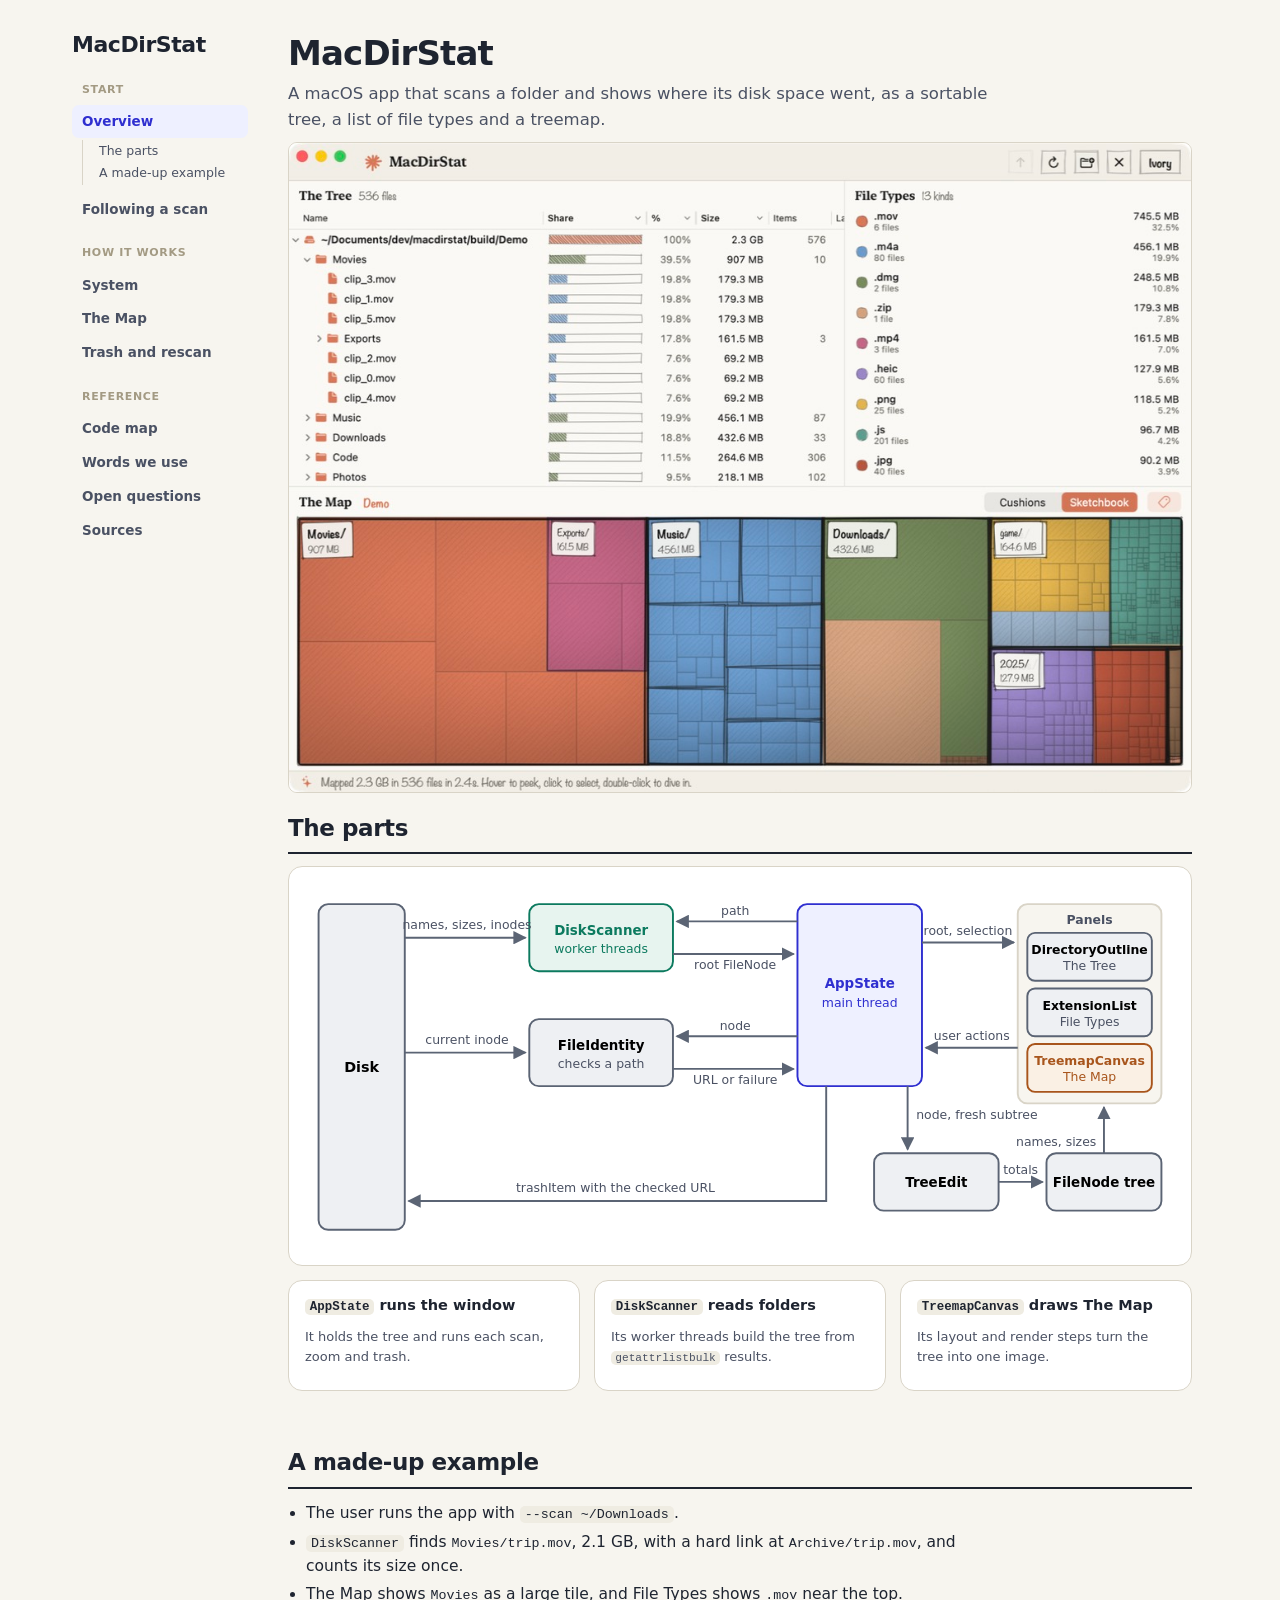
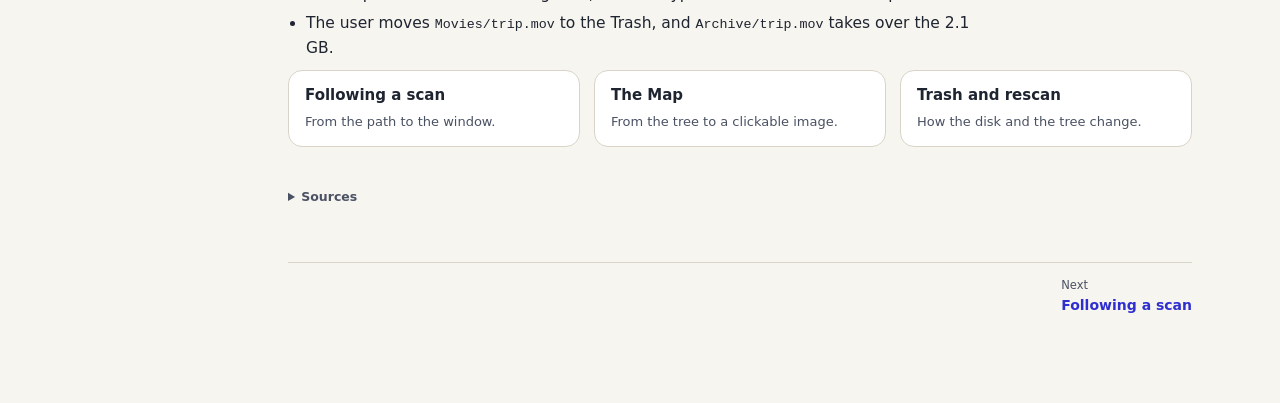
<file: docs/site/index.html>
<!doctype html>
<html lang="en">
<head>
<meta charset="utf-8">
<meta name="viewport" content="width=device-width, initial-scale=1">
<title>Overview · MacDirStat</title>
<link rel="stylesheet" href="site.css">
<script src="site-config.js" defer></script>
<script src="site.js" defer></script>
</head>
<body>
<h1>MacDirStat</h1>
<p class="lede">A macOS app that scans a folder and shows where its disk space went, as a sortable tree, a list of file types and a treemap.</p>

<img class="shot" src="img/sketchbook.jpg" alt="The MacDirStat window, with The Tree and File Types above The Map">

<section><h2>The parts</h2>
<div class="card">
<svg class="wide" viewBox="0 0 900 370" width="100%" role="img" aria-label="AppState sends a path to DiskScanner, which reads the disk and returns a root FileNode. AppState checks a node with FileIdentity, trashes it on the disk, and edits the FileNode tree through TreeEdit. The views read the tree and send user actions to AppState.">
  <defs><marker id="m" viewBox="0 0 10 10" refX="9" refY="5" markerWidth="7" markerHeight="7" orient="auto-start-reverse"><path d="M0,0 L10,5 L0,10 z" fill="#5b6474"/></marker></defs>
  <rect x="10" y="20" width="90" height="340" rx="10" fill="#eef0f3" stroke="#5b6474" stroke-width="2"/><text x="55" y="195" text-anchor="middle" font-size="15" font-weight="700">Disk</text>
  <rect x="230" y="20" width="150" height="70" rx="10" fill="#e7f4ef" stroke="#0c7a5f" stroke-width="2"/><text x="305" y="52" text-anchor="middle" font-size="14" font-weight="700" fill="#0c7a5f">DiskScanner</text><text x="305" y="71" text-anchor="middle" font-size="13" fill="#0c7a5f">worker threads</text>
  <rect x="230" y="140" width="150" height="70" rx="10" fill="#eef0f3" stroke="#5b6474" stroke-width="2"/><text x="305" y="172" text-anchor="middle" font-size="14" font-weight="700">FileIdentity</text><text x="305" y="191" text-anchor="middle" font-size="13" fill="#4a5163">checks a path</text>
  <rect x="510" y="20" width="130" height="190" rx="10" fill="#eef0ff" stroke="#2f2fd0" stroke-width="2"/><text x="575" y="108" text-anchor="middle" font-size="14" font-weight="700" fill="#2f2fd0">AppState</text><text x="575" y="127" text-anchor="middle" font-size="13" fill="#2f2fd0">main thread</text>
  <rect x="590" y="280" width="130" height="60" rx="10" fill="#eef0f3" stroke="#5b6474" stroke-width="2"/><text x="655" y="315" text-anchor="middle" font-size="14" font-weight="700">TreeEdit</text>
  <rect x="770" y="280" width="120" height="60" rx="10" fill="#eef0f3" stroke="#5b6474" stroke-width="2"/><text x="830" y="315" text-anchor="middle" font-size="14" font-weight="700">FileNode tree</text>

  <rect x="740" y="20" width="150" height="208" rx="10" fill="#f7f5ef" stroke="#d9d4c7" stroke-width="2"/><text x="815" y="41" text-anchor="middle" font-size="13" font-weight="700" fill="#4a5163">Panels</text>
  <rect x="750" y="50" width="130" height="50" rx="8" fill="#eef0f3" stroke="#5b6474" stroke-width="2"/><text x="815" y="72" text-anchor="middle" font-size="13" font-weight="700">DirectoryOutline</text><text x="815" y="89" text-anchor="middle" font-size="13" fill="#4a5163">The Tree</text>
  <rect x="750" y="108" width="130" height="50" rx="8" fill="#eef0f3" stroke="#5b6474" stroke-width="2"/><text x="815" y="130" text-anchor="middle" font-size="13" font-weight="700">ExtensionList</text><text x="815" y="147" text-anchor="middle" font-size="13" fill="#4a5163">File Types</text>
  <rect x="750" y="166" width="130" height="50" rx="8" fill="#faf0e4" stroke="#a8551c" stroke-width="2"/><text x="815" y="188" text-anchor="middle" font-size="13" font-weight="700" fill="#a8551c">TreemapCanvas</text><text x="815" y="205" text-anchor="middle" font-size="13" fill="#a8551c">The Map</text>

  <path d="M100 55 H226" stroke="#5b6474" stroke-width="2" fill="none" marker-end="url(#m)"/><text x="165" y="46" text-anchor="middle" font-size="13" fill="#4a5163">names, sizes, inodes</text>
  <path d="M100 175 H226" stroke="#5b6474" stroke-width="2" fill="none" marker-end="url(#m)"/><text x="165" y="166" text-anchor="middle" font-size="13" fill="#4a5163">current inode</text>
  <path d="M510 38 H384" stroke="#5b6474" stroke-width="2" fill="none" marker-end="url(#m)"/><text x="445" y="31" text-anchor="middle" font-size="13" fill="#4a5163">path</text>
  <path d="M380 72 H506" stroke="#5b6474" stroke-width="2" fill="none" marker-end="url(#m)"/><text x="445" y="88" text-anchor="middle" font-size="13" fill="#4a5163">root FileNode</text>
  <path d="M510 158 H384" stroke="#5b6474" stroke-width="2" fill="none" marker-end="url(#m)"/><text x="445" y="151" text-anchor="middle" font-size="13" fill="#4a5163">node</text>
  <path d="M380 192 H506" stroke="#5b6474" stroke-width="2" fill="none" marker-end="url(#m)"/><text x="445" y="208" text-anchor="middle" font-size="13" fill="#4a5163">URL or failure</text>
  <path d="M540 210 V330 H104" stroke="#5b6474" stroke-width="2" fill="none" marker-end="url(#m)"/><text x="320" y="321" text-anchor="middle" font-size="13" fill="#4a5163">trashItem with the checked URL</text>
  <path d="M640 60 H736" stroke="#5b6474" stroke-width="2" fill="none" marker-end="url(#m)"/><text x="688" y="52" text-anchor="middle" font-size="13" fill="#4a5163">root, selection</text>
  <path d="M740 170 H644" stroke="#5b6474" stroke-width="2" fill="none" marker-end="url(#m)"/><text x="692" y="162" text-anchor="middle" font-size="13" fill="#4a5163">user actions</text>
  <path d="M625 210 V276" stroke="#5b6474" stroke-width="2" fill="none" marker-end="url(#m)"/><text x="634" y="244" font-size="13" fill="#4a5163">node, fresh subtree</text>
  <path d="M720 310 H766" stroke="#5b6474" stroke-width="2" fill="none" marker-end="url(#m)"/><text x="743" y="302" text-anchor="middle" font-size="13" fill="#4a5163">totals</text>
  <path d="M830 280 V232" stroke="#5b6474" stroke-width="2" fill="none" marker-end="url(#m)"/><text x="822" y="272" text-anchor="end" font-size="13" fill="#4a5163">names, sizes</text>
</svg></div>
<div class="grid3">
  <div class="card tight"><p class="keyline"><code>AppState</code> runs the window</p><p class="note">It holds the tree and runs each scan, zoom and trash.</p></div>
  <div class="card tight"><p class="keyline"><code>DiskScanner</code> reads folders</p><p class="note">Its worker threads build the tree from <code>getattrlistbulk</code> results.</p></div>
  <div class="card tight"><p class="keyline"><code>TreemapCanvas</code> draws The Map</p><p class="note">Its layout and render steps turn the tree into one image.</p></div>
</div></section>

<section><h2>A made-up example</h2>
<ul class="pts">
  <li>The user runs the app with <code>--scan ~/Downloads</code>.</li>
  <li><code>DiskScanner</code> finds <span class="mono">Movies/trip.mov</span>, 2.1 GB, with a hard link at <span class="mono">Archive/trip.mov</span>, and counts its size once.</li>
  <li>The Map shows <span class="mono">Movies</span> as a large tile, and File Types shows <span class="mono">.mov</span> near the top.</li>
  <li>The user moves <span class="mono">Movies/trip.mov</span> to the Trash, and <span class="mono">Archive/trip.mov</span> takes over the 2.1 GB.</li>
</ul>
<div class="grid3">
  <a class="card tight go" href="scan.html"><b>Following a scan</b><span>From the path to the window.</span></a>
  <a class="card tight go" href="map.html"><b>The Map</b><span>From the tree to a clickable image.</span></a>
  <a class="card tight go" href="edits.html"><b>Trash and rescan</b><span>How the disk and the tree change.</span></a>
</div></section>

<details class="sources"><summary>Sources</summary><p><code>README.md</code> · <code>Sources/MacDirStat/AppState.swift</code> · <code>Sources/MacDirStat/Model/DiskScanner.swift</code> · <code>Sources/MacDirStat/Model/TreeSafety.swift</code> · <code>Sources/MacDirStat/Treemap/TreemapView.swift</code> · <code>Sources/MacDirStat/Views/MainView.swift</code> · <code>Sources/MacDirStat/Views/DirectoryOutline.swift</code></p></details>
</body>
</html>
</file>
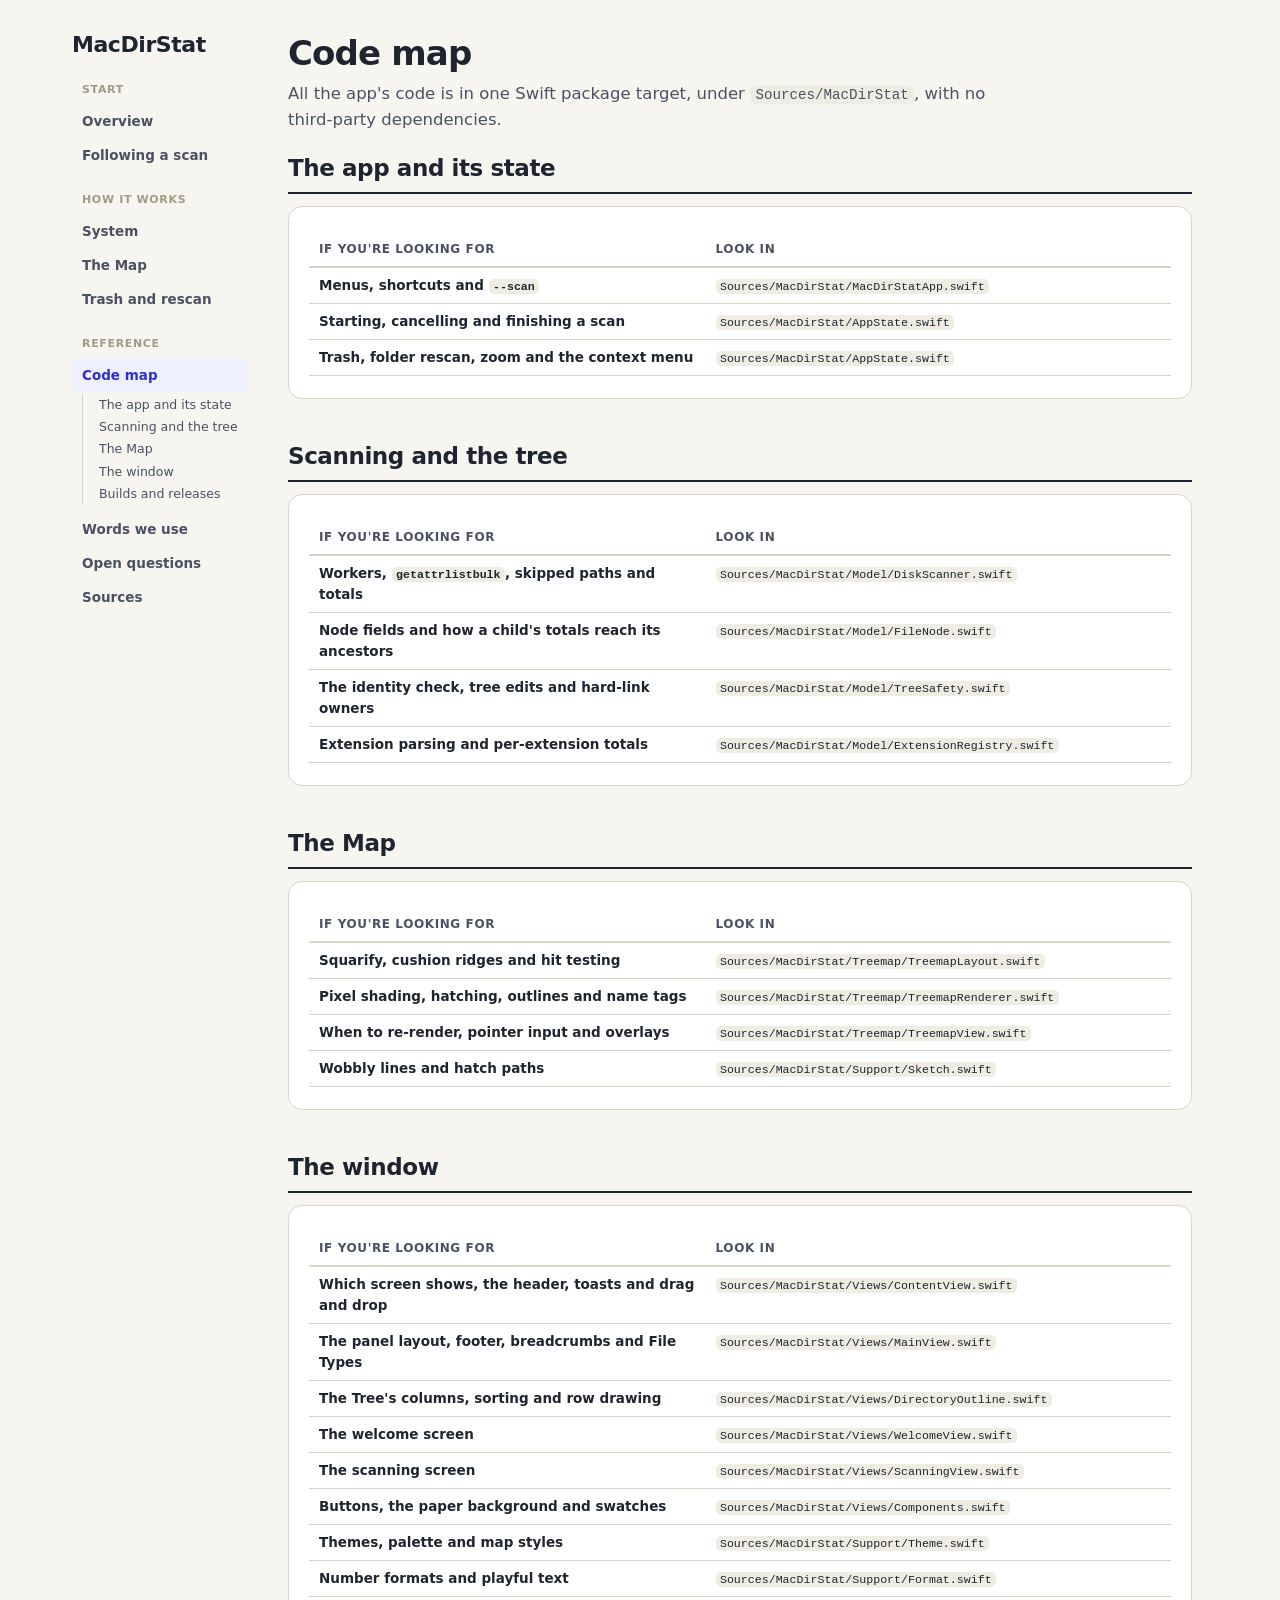
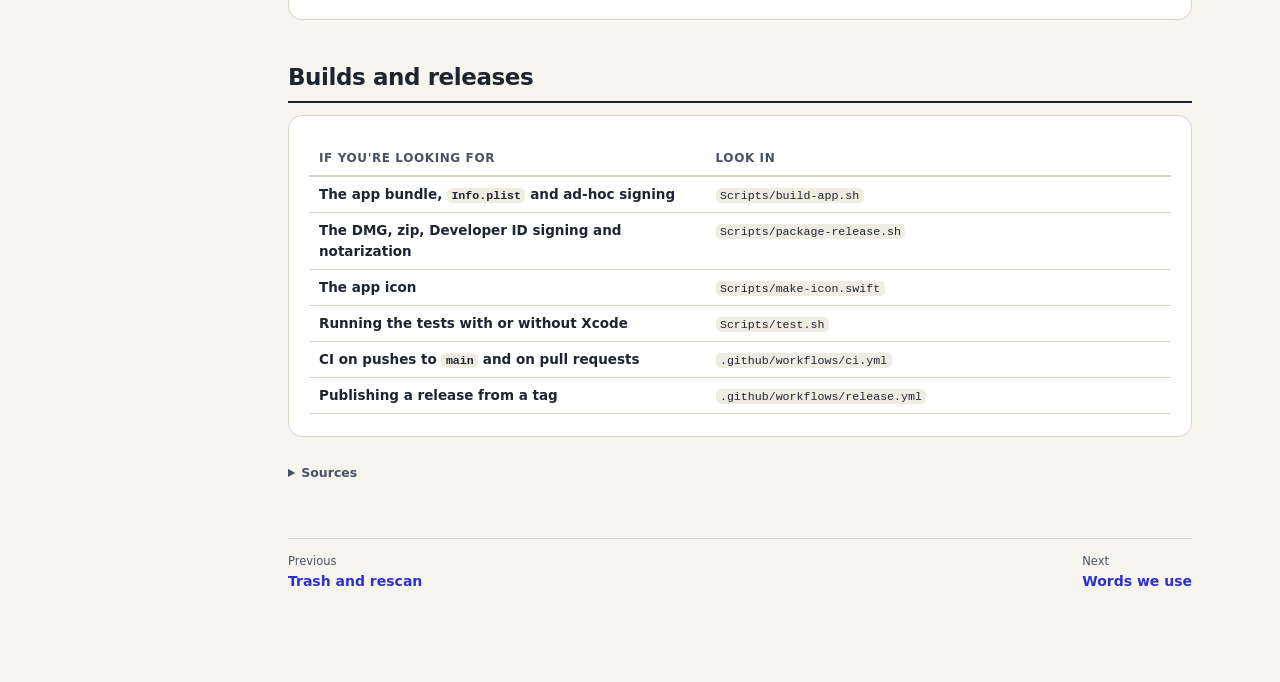
<file: docs/site/code.html>
<!doctype html>
<html lang="en">
<head>
<meta charset="utf-8">
<meta name="viewport" content="width=device-width, initial-scale=1">
<title>Code map · MacDirStat</title>
<link rel="stylesheet" href="site.css">
<script src="site-config.js" defer></script>
<script src="site.js" defer></script>
</head>
<body>
<h1>Code map</h1>
<p class="lede">All the app's code is in one Swift package target, under <code>Sources/MacDirStat</code>, with no third-party dependencies.</p>

<section><h2>The app and its state</h2>
<div class="card"><table class="map">
  <tr><th>If you're looking for</th><th>Look in</th></tr>
  <tr><td>Menus, shortcuts and <code>--scan</code></td><td><code>Sources/MacDirStat/MacDirStatApp.swift</code></td></tr>
  <tr><td>Starting, cancelling and finishing a scan</td><td><code>Sources/MacDirStat/AppState.swift</code></td></tr>
  <tr><td>Trash, folder rescan, zoom and the context menu</td><td><code>Sources/MacDirStat/AppState.swift</code></td></tr>
</table></div></section>

<section><h2>Scanning and the tree</h2>
<div class="card"><table class="map">
  <tr><th>If you're looking for</th><th>Look in</th></tr>
  <tr><td>Workers, <code>getattrlistbulk</code>, skipped paths and totals</td><td><code>Sources/MacDirStat/Model/DiskScanner.swift</code></td></tr>
  <tr><td>Node fields and how a child's totals reach its ancestors</td><td><code>Sources/MacDirStat/Model/FileNode.swift</code></td></tr>
  <tr><td>The identity check, tree edits and hard-link owners</td><td><code>Sources/MacDirStat/Model/TreeSafety.swift</code></td></tr>
  <tr><td>Extension parsing and per-extension totals</td><td><code>Sources/MacDirStat/Model/ExtensionRegistry.swift</code></td></tr>
</table></div></section>

<section><h2>The Map</h2>
<div class="card"><table class="map">
  <tr><th>If you're looking for</th><th>Look in</th></tr>
  <tr><td>Squarify, cushion ridges and hit testing</td><td><code>Sources/MacDirStat/Treemap/TreemapLayout.swift</code></td></tr>
  <tr><td>Pixel shading, hatching, outlines and name tags</td><td><code>Sources/MacDirStat/Treemap/TreemapRenderer.swift</code></td></tr>
  <tr><td>When to re-render, pointer input and overlays</td><td><code>Sources/MacDirStat/Treemap/TreemapView.swift</code></td></tr>
  <tr><td>Wobbly lines and hatch paths</td><td><code>Sources/MacDirStat/Support/Sketch.swift</code></td></tr>
</table></div></section>

<section><h2>The window</h2>
<div class="card"><table class="map">
  <tr><th>If you're looking for</th><th>Look in</th></tr>
  <tr><td>Which screen shows, the header, toasts and drag and drop</td><td><code>Sources/MacDirStat/Views/ContentView.swift</code></td></tr>
  <tr><td>The panel layout, footer, breadcrumbs and File Types</td><td><code>Sources/MacDirStat/Views/MainView.swift</code></td></tr>
  <tr><td>The Tree's columns, sorting and row drawing</td><td><code>Sources/MacDirStat/Views/DirectoryOutline.swift</code></td></tr>
  <tr><td>The welcome screen</td><td><code>Sources/MacDirStat/Views/WelcomeView.swift</code></td></tr>
  <tr><td>The scanning screen</td><td><code>Sources/MacDirStat/Views/ScanningView.swift</code></td></tr>
  <tr><td>Buttons, the paper background and swatches</td><td><code>Sources/MacDirStat/Views/Components.swift</code></td></tr>
  <tr><td>Themes, palette and map styles</td><td><code>Sources/MacDirStat/Support/Theme.swift</code></td></tr>
  <tr><td>Number formats and playful text</td><td><code>Sources/MacDirStat/Support/Format.swift</code></td></tr>
</table></div></section>

<section><h2>Builds and releases</h2>
<div class="card"><table class="map">
  <tr><th>If you're looking for</th><th>Look in</th></tr>
  <tr><td>The app bundle, <code>Info.plist</code> and ad-hoc signing</td><td><code>Scripts/build-app.sh</code></td></tr>
  <tr><td>The DMG, zip, Developer ID signing and notarization</td><td><code>Scripts/package-release.sh</code></td></tr>
  <tr><td>The app icon</td><td><code>Scripts/make-icon.swift</code></td></tr>
  <tr><td>Running the tests with or without Xcode</td><td><code>Scripts/test.sh</code></td></tr>
  <tr><td>CI on pushes to <code>main</code> and on pull requests</td><td><code>.github/workflows/ci.yml</code></td></tr>
  <tr><td>Publishing a release from a tag</td><td><code>.github/workflows/release.yml</code></td></tr>
</table></div></section>

<details class="sources"><summary>Sources</summary><p><code>Package.swift</code> · <code>Sources/MacDirStat/</code> · <code>Scripts/</code> · <code>.github/workflows/</code></p></details>
</body>
</html>
</file>
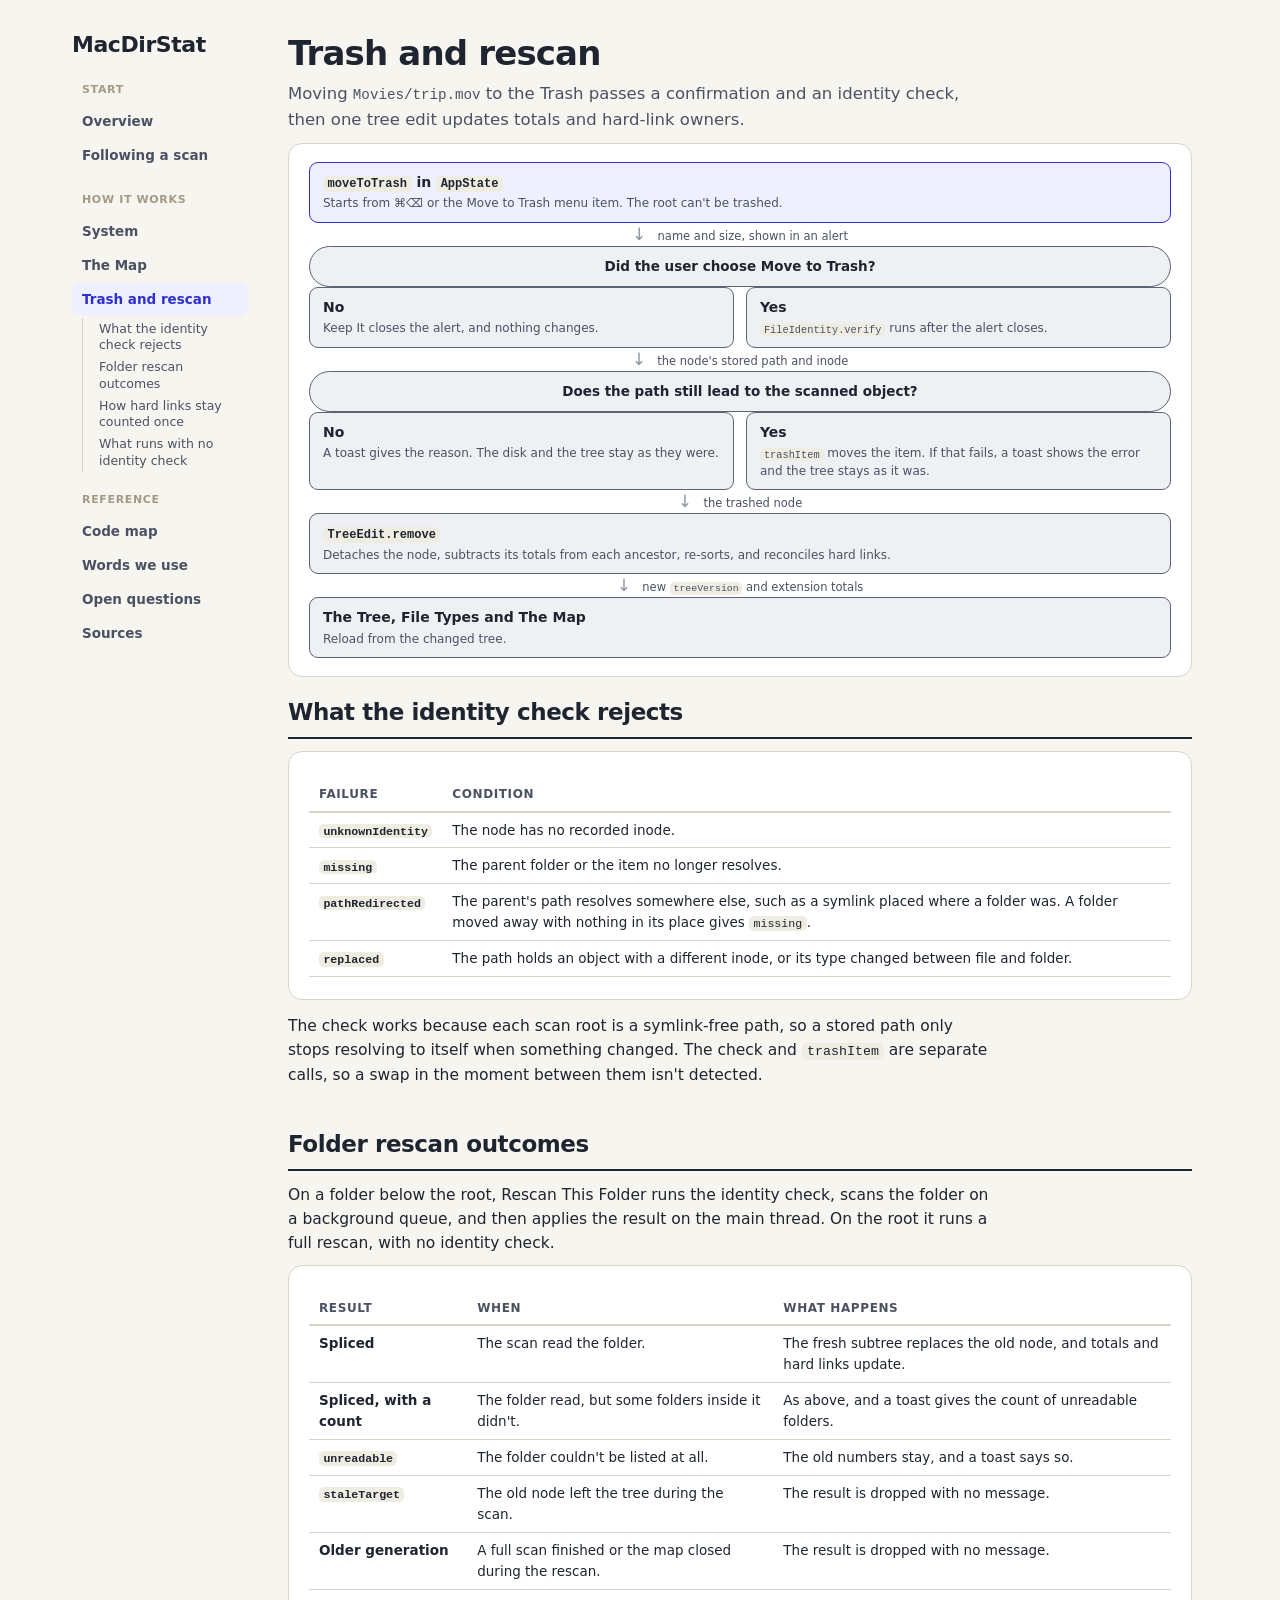
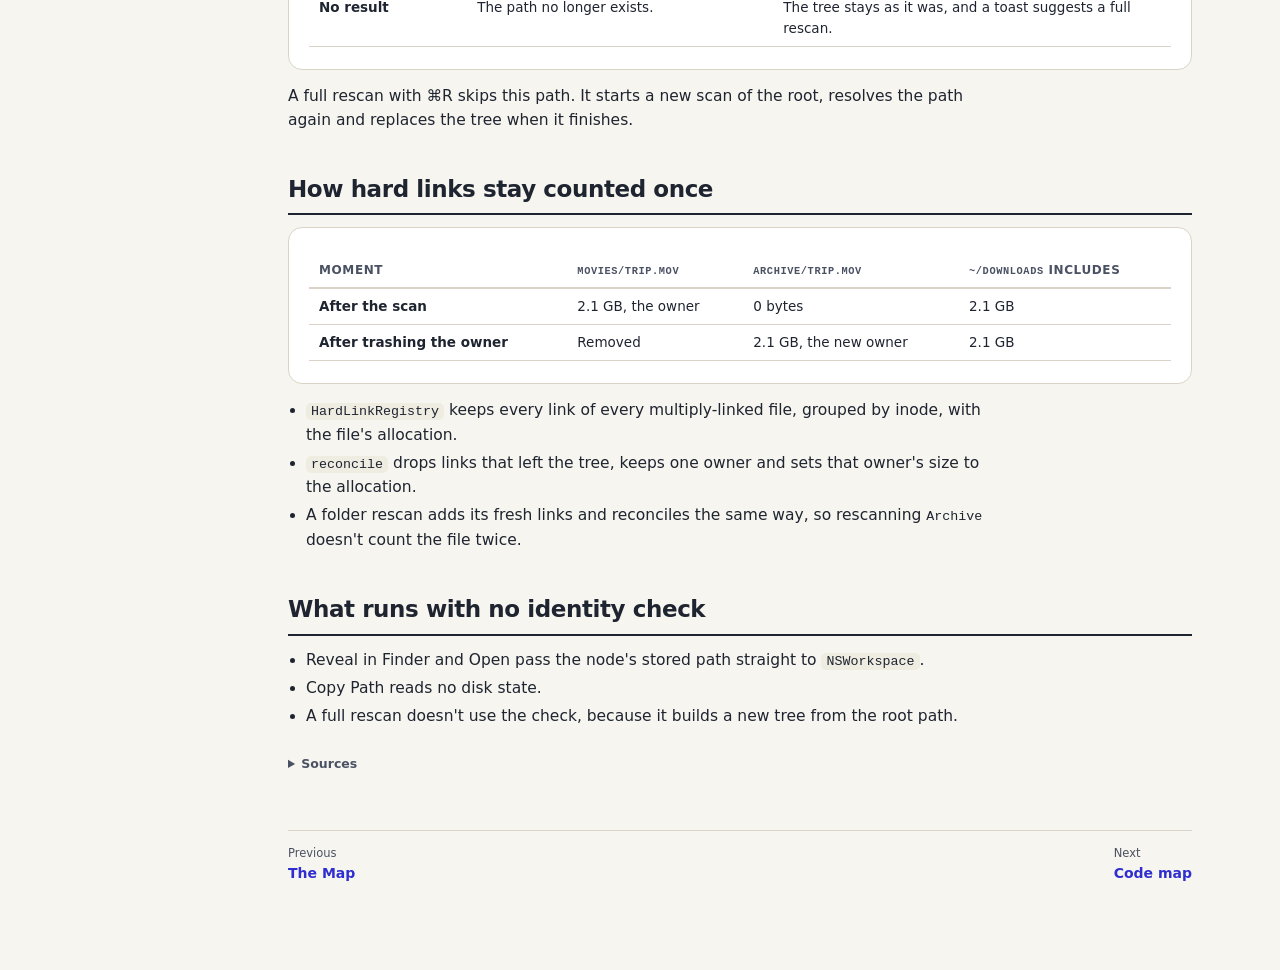
<file: docs/site/edits.html>
<!doctype html>
<html lang="en">
<head>
<meta charset="utf-8">
<meta name="viewport" content="width=device-width, initial-scale=1">
<title>Trash and rescan · MacDirStat</title>
<link rel="stylesheet" href="site.css">
<script src="site-config.js" defer></script>
<script src="site.js" defer></script>
</head>
<body>
<h1>Trash and rescan</h1>
<p class="lede">Moving <span class="mono">Movies/trip.mov</span> to the Trash passes a confirmation and an identity check, then one tree edit updates totals and hard-link owners.</p>

<div class="card"><div class="flow">
  <div class="node c1"><b><code>moveToTrash</code> in <code>AppState</code></b><small>Starts from ⌘⌫ or the Move to Trash menu item. The root can't be trashed.</small></div>
  <div class="arrow">↓ <span class="lbl">name and size, shown in an alert</span></div>
  <div class="node decide">Did the user choose Move to Trash?</div>
  <div class="branch">
    <div class="node"><b>No</b><small>Keep It closes the alert, and nothing changes.</small></div>
    <div class="node"><b>Yes</b><small><code>FileIdentity.verify</code> runs after the alert closes.</small></div>
  </div>
  <div class="arrow">↓ <span class="lbl">the node's stored path and inode</span></div>
  <div class="node decide">Does the path still lead to the scanned object?</div>
  <div class="branch">
    <div class="node"><b>No</b><small>A toast gives the reason. The disk and the tree stay as they were.</small></div>
    <div class="node"><b>Yes</b><small><code>trashItem</code> moves the item. If that fails, a toast shows the error and the tree stays as it was.</small></div>
  </div>
  <div class="arrow">↓ <span class="lbl">the trashed node</span></div>
  <div class="node"><b><code>TreeEdit.remove</code></b><small>Detaches the node, subtracts its totals from each ancestor, re-sorts, and reconciles hard links.</small></div>
  <div class="arrow">↓ <span class="lbl">new <code>treeVersion</code> and extension totals</span></div>
  <div class="node"><b>The Tree, File Types and The Map</b><small>Reload from the changed tree.</small></div>
</div></div>

<section><h2>What the identity check rejects</h2>
<div class="card"><table class="stack">
  <tr><th>Failure</th><th>Condition</th></tr>
  <tr><td><code>unknownIdentity</code></td><td>The node has no recorded inode.</td></tr>
  <tr><td><code>missing</code></td><td>The parent folder or the item no longer resolves.</td></tr>
  <tr><td><code>pathRedirected</code></td><td>The parent's path resolves somewhere else, such as a symlink placed where a folder was. A folder moved away with nothing in its place gives <code>missing</code>.</td></tr>
  <tr><td><code>replaced</code></td><td>The path holds an object with a different inode, or its type changed between file and folder.</td></tr>
</table></div>
<p>The check works because each scan root is a symlink-free path, so a stored path only stops resolving to itself when something changed. The check and <code>trashItem</code> are separate calls, so a swap in the moment between them isn't detected.</p>
</section>

<section><h2>Folder rescan outcomes</h2>
<p>On a folder below the root, Rescan This Folder runs the identity check, scans the folder on a background queue, and then applies the result on the main thread. On the root it runs a full rescan, with no identity check.</p>
<div class="card"><table class="stack">
  <tr><th>Result</th><th>When</th><th>What happens</th></tr>
  <tr><td>Spliced</td><td>The scan read the folder.</td><td>The fresh subtree replaces the old node, and totals and hard links update.</td></tr>
  <tr><td>Spliced, with a count</td><td>The folder read, but some folders inside it didn't.</td><td>As above, and a toast gives the count of unreadable folders.</td></tr>
  <tr><td><code>unreadable</code></td><td>The folder couldn't be listed at all.</td><td>The old numbers stay, and a toast says so.</td></tr>
  <tr><td><code>staleTarget</code></td><td>The old node left the tree during the scan.</td><td>The result is dropped with no message.</td></tr>
  <tr><td>Older generation</td><td>A full scan finished or the map closed during the rescan.</td><td>The result is dropped with no message.</td></tr>
  <tr><td>No result</td><td>The path no longer exists.</td><td>The tree stays as it was, and a toast suggests a full rescan.</td></tr>
</table></div>
<p>A full rescan with ⌘R skips this path. It starts a new scan of the root, resolves the path again and replaces the tree when it finishes.</p>
</section>

<section><h2>How hard links stay counted once</h2>
<div class="card"><table class="stack">
  <tr><th>Moment</th><th><span class="mono">Movies/trip.mov</span></th><th><span class="mono">Archive/trip.mov</span></th><th><span class="mono">~/Downloads</span> includes</th></tr>
  <tr><td>After the scan</td><td>2.1 GB, the owner</td><td>0 bytes</td><td>2.1 GB</td></tr>
  <tr><td>After trashing the owner</td><td>Removed</td><td>2.1 GB, the new owner</td><td>2.1 GB</td></tr>
</table></div>
<ul class="pts">
  <li><code>HardLinkRegistry</code> keeps every link of every multiply-linked file, grouped by inode, with the file's allocation.</li>
  <li><code>reconcile</code> drops links that left the tree, keeps one owner and sets that owner's size to the allocation.</li>
  <li>A folder rescan adds its fresh links and reconciles the same way, so rescanning <span class="mono">Archive</span> doesn't count the file twice.</li>
</ul></section>

<section><h2>What runs with no identity check</h2>
<ul class="pts">
  <li>Reveal in Finder and Open pass the node's stored path straight to <code>NSWorkspace</code>.</li>
  <li>Copy Path reads no disk state.</li>
  <li>A full rescan doesn't use the check, because it builds a new tree from the root path.</li>
</ul></section>

<details class="sources"><summary>Sources</summary><p><code>Sources/MacDirStat/AppState.swift</code> · <code>Sources/MacDirStat/Model/TreeSafety.swift</code> · <code>Sources/MacDirStat/Model/FileNode.swift</code> · <code>Sources/MacDirStat/Model/DiskScanner.swift</code> · <code>Sources/MacDirStat/MacDirStatApp.swift</code> · <code>Sources/MacDirStat/Views/DirectoryOutline.swift</code></p></details>
</body>
</html>
</file>
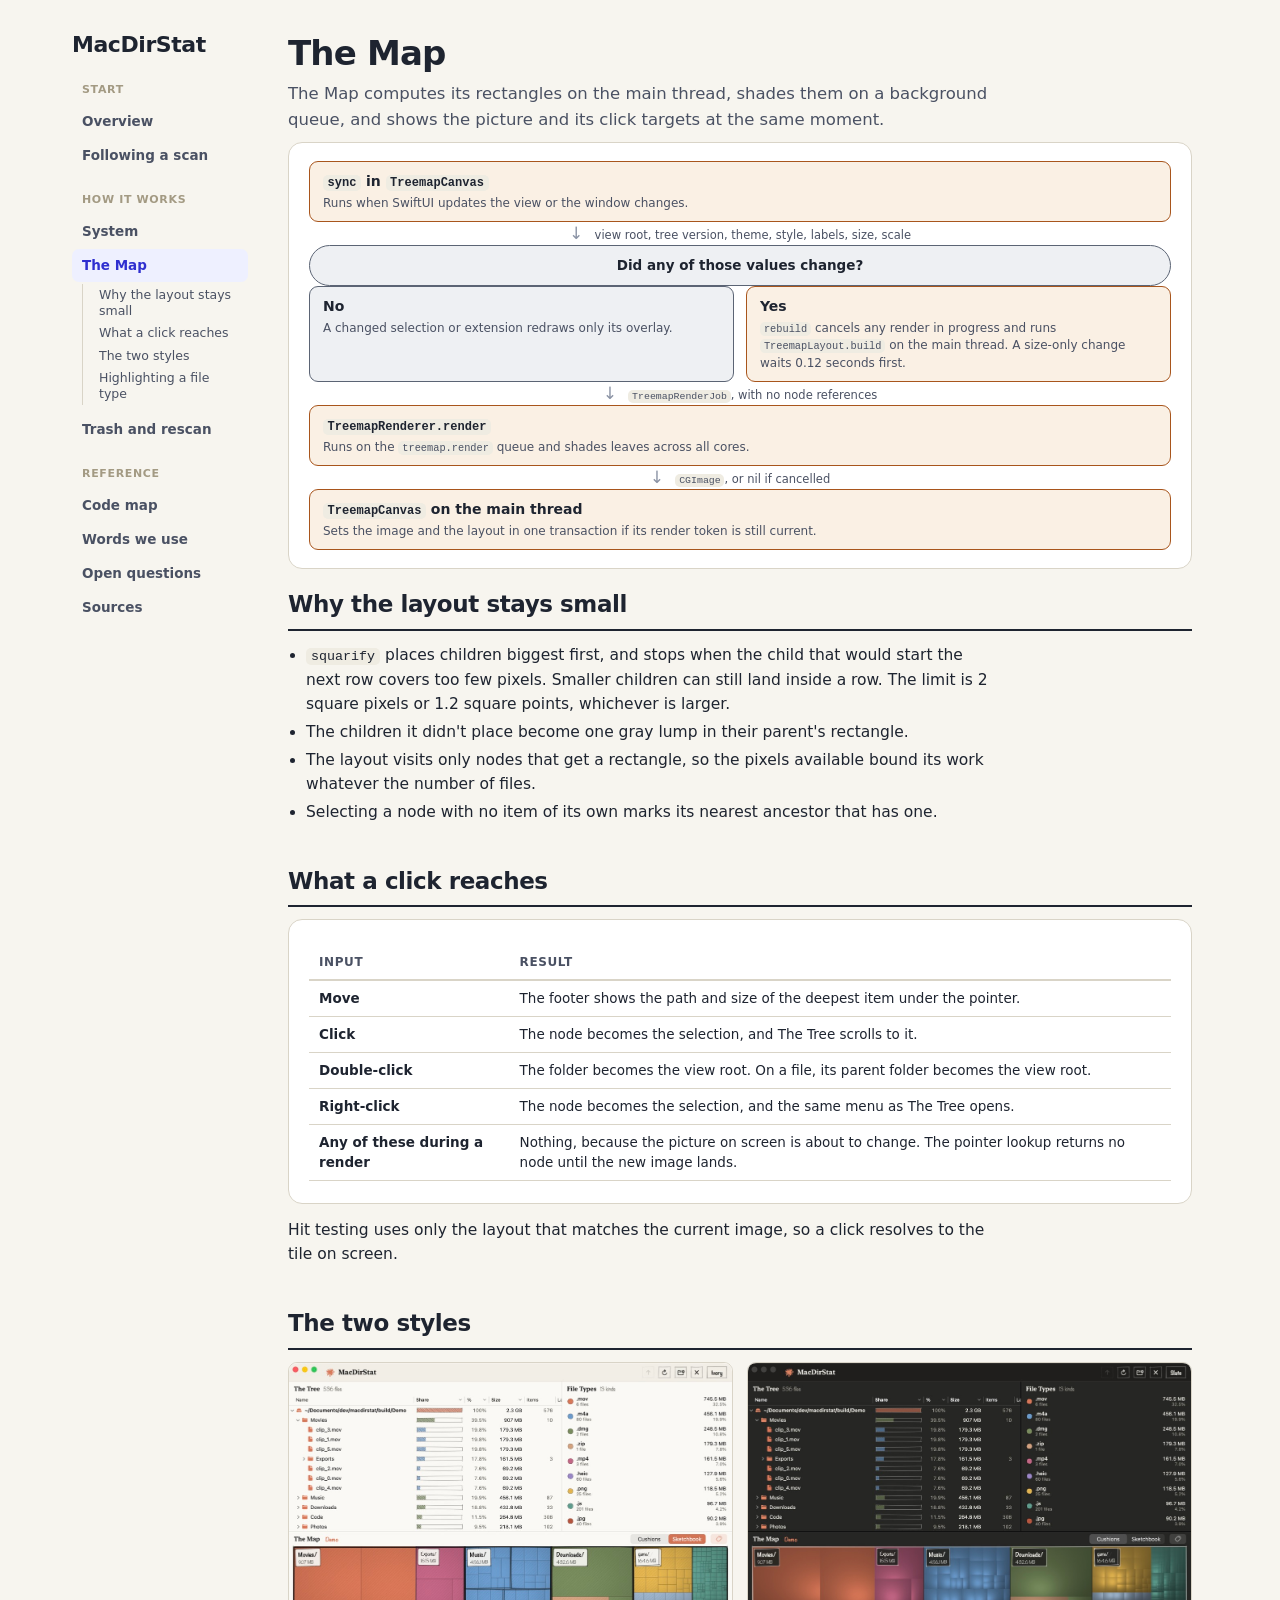
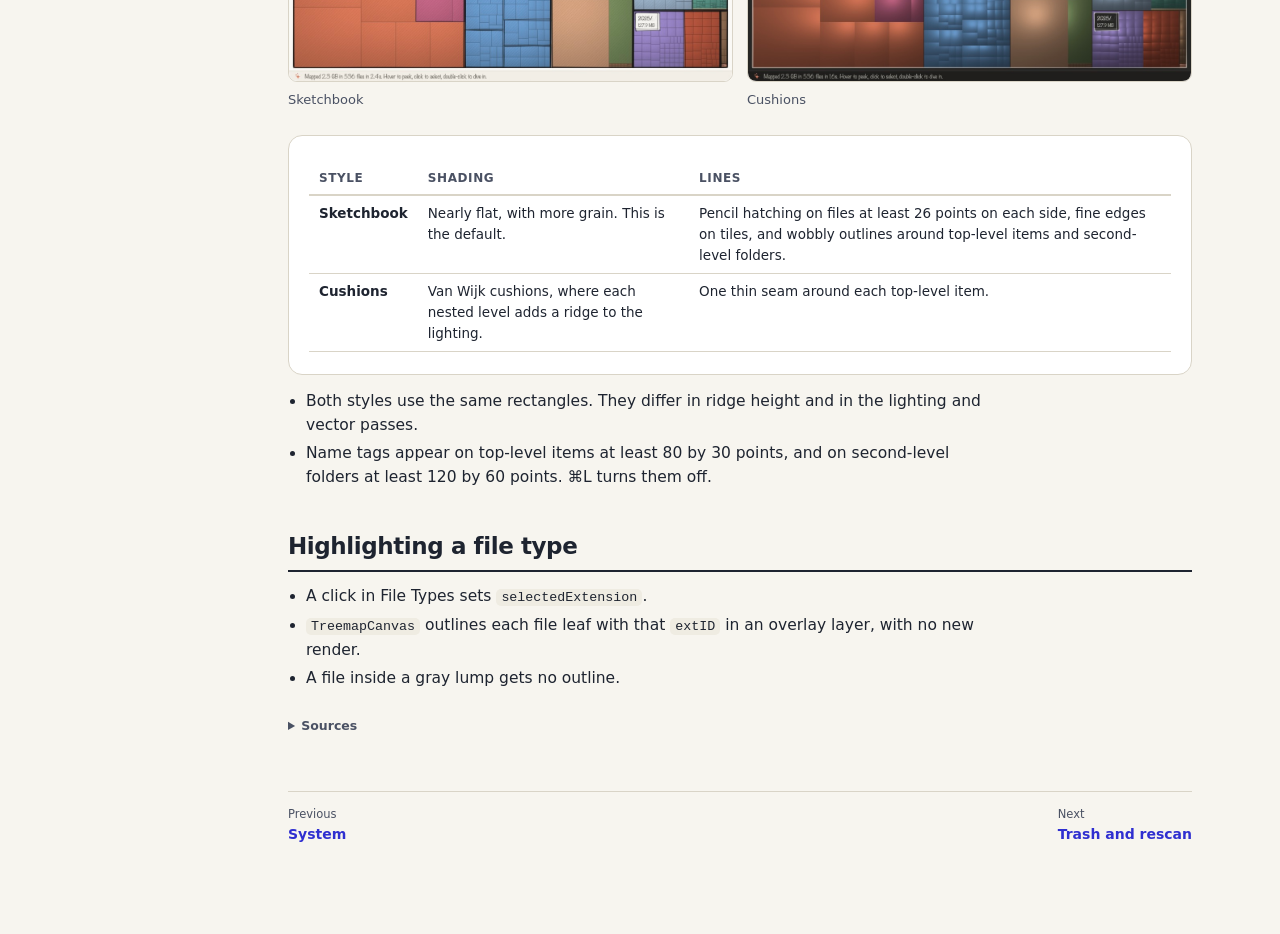
<file: docs/site/map.html>
<!doctype html>
<html lang="en">
<head>
<meta charset="utf-8">
<meta name="viewport" content="width=device-width, initial-scale=1">
<title>The Map · MacDirStat</title>
<link rel="stylesheet" href="site.css">
<script src="site-config.js" defer></script>
<script src="site.js" defer></script>
</head>
<body>
<h1>The Map</h1>
<p class="lede">The Map computes its rectangles on the main thread, shades them on a background queue, and shows the picture and its click targets at the same moment.</p>

<div class="card"><div class="flow">
  <div class="node c3"><b><code>sync</code> in <code>TreemapCanvas</code></b><small>Runs when SwiftUI updates the view or the window changes.</small></div>
  <div class="arrow">↓ <span class="lbl">view root, tree version, theme, style, labels, size, scale</span></div>
  <div class="node decide">Did any of those values change?</div>
  <div class="branch">
    <div class="node"><b>No</b><small>A changed selection or extension redraws only its overlay.</small></div>
    <div class="node c3"><b>Yes</b><small><code>rebuild</code> cancels any render in progress and runs <code>TreemapLayout.build</code> on the main thread. A size-only change waits 0.12 seconds first.</small></div>
  </div>
  <div class="arrow">↓ <span class="lbl"><code>TreemapRenderJob</code>, with no node references</span></div>
  <div class="node c3"><b><code>TreemapRenderer.render</code></b><small>Runs on the <code>treemap.render</code> queue and shades leaves across all cores.</small></div>
  <div class="arrow">↓ <span class="lbl"><code>CGImage</code>, or nil if cancelled</span></div>
  <div class="node c3"><b><code>TreemapCanvas</code> on the main thread</b><small>Sets the image and the layout in one transaction if its render token is still current.</small></div>
</div></div>

<section><h2>Why the layout stays small</h2>
<ul class="pts">
  <li><code>squarify</code> places children biggest first, and stops when the child that would start the next row covers too few pixels. Smaller children can still land inside a row. The limit is 2 square pixels or 1.2 square points, whichever is larger.</li>
  <li>The children it didn't place become one gray lump in their parent's rectangle.</li>
  <li>The layout visits only nodes that get a rectangle, so the pixels available bound its work whatever the number of files.</li>
  <li>Selecting a node with no item of its own marks its nearest ancestor that has one.</li>
</ul></section>

<section><h2>What a click reaches</h2>
<div class="card"><table class="stack">
  <tr><th>Input</th><th>Result</th></tr>
  <tr><td>Move</td><td>The footer shows the path and size of the deepest item under the pointer.</td></tr>
  <tr><td>Click</td><td>The node becomes the selection, and The Tree scrolls to it.</td></tr>
  <tr><td>Double-click</td><td>The folder becomes the view root. On a file, its parent folder becomes the view root.</td></tr>
  <tr><td>Right-click</td><td>The node becomes the selection, and the same menu as The Tree opens.</td></tr>
  <tr><td>Any of these during a render</td><td>Nothing, because the picture on screen is about to change. The pointer lookup returns no node until the new image lands.</td></tr>
</table></div>
<p>Hit testing uses only the layout that matches the current image, so a click resolves to the tile on screen.</p></section>

<section><h2>The two styles</h2>
<div class="shots">
  <div><img class="shot" src="img/sketchbook.jpg" alt="The Map in Sketchbook style on the Ivory theme"><p class="note">Sketchbook</p></div>
  <div><img class="shot" src="img/cushions-slate.jpg" alt="The Map in Cushions style on the Slate theme"><p class="note">Cushions</p></div>
</div>
<div class="card"><table class="stack">
  <tr><th>Style</th><th>Shading</th><th>Lines</th></tr>
  <tr><td>Sketchbook</td><td>Nearly flat, with more grain. This is the default.</td><td>Pencil hatching on files at least 26 points on each side, fine edges on tiles, and wobbly outlines around top-level items and second-level folders.</td></tr>
  <tr><td>Cushions</td><td>Van Wijk cushions, where each nested level adds a ridge to the lighting.</td><td>One thin seam around each top-level item.</td></tr>
</table></div>
<ul class="pts">
  <li>Both styles use the same rectangles. They differ in ridge height and in the lighting and vector passes.</li>
  <li>Name tags appear on top-level items at least 80 by 30 points, and on second-level folders at least 120 by 60 points. ⌘L turns them off.</li>
</ul></section>

<section><h2>Highlighting a file type</h2>
<ul class="pts"><li>A click in File Types sets <code>selectedExtension</code>.</li><li><code>TreemapCanvas</code> outlines each file leaf with that <code>extID</code> in an overlay layer, with no new render.</li><li>A file inside a gray lump gets no outline.</li></ul></section>

<details class="sources"><summary>Sources</summary><p><code>Sources/MacDirStat/Treemap/TreemapView.swift</code> · <code>Sources/MacDirStat/Treemap/TreemapLayout.swift</code> · <code>Sources/MacDirStat/Treemap/TreemapRenderer.swift</code> · <code>Sources/MacDirStat/AppState.swift</code> · <code>Sources/MacDirStat/Views/MainView.swift</code> · <code>Sources/MacDirStat/Support/Theme.swift</code></p></details>
</body>
</html>
</file>
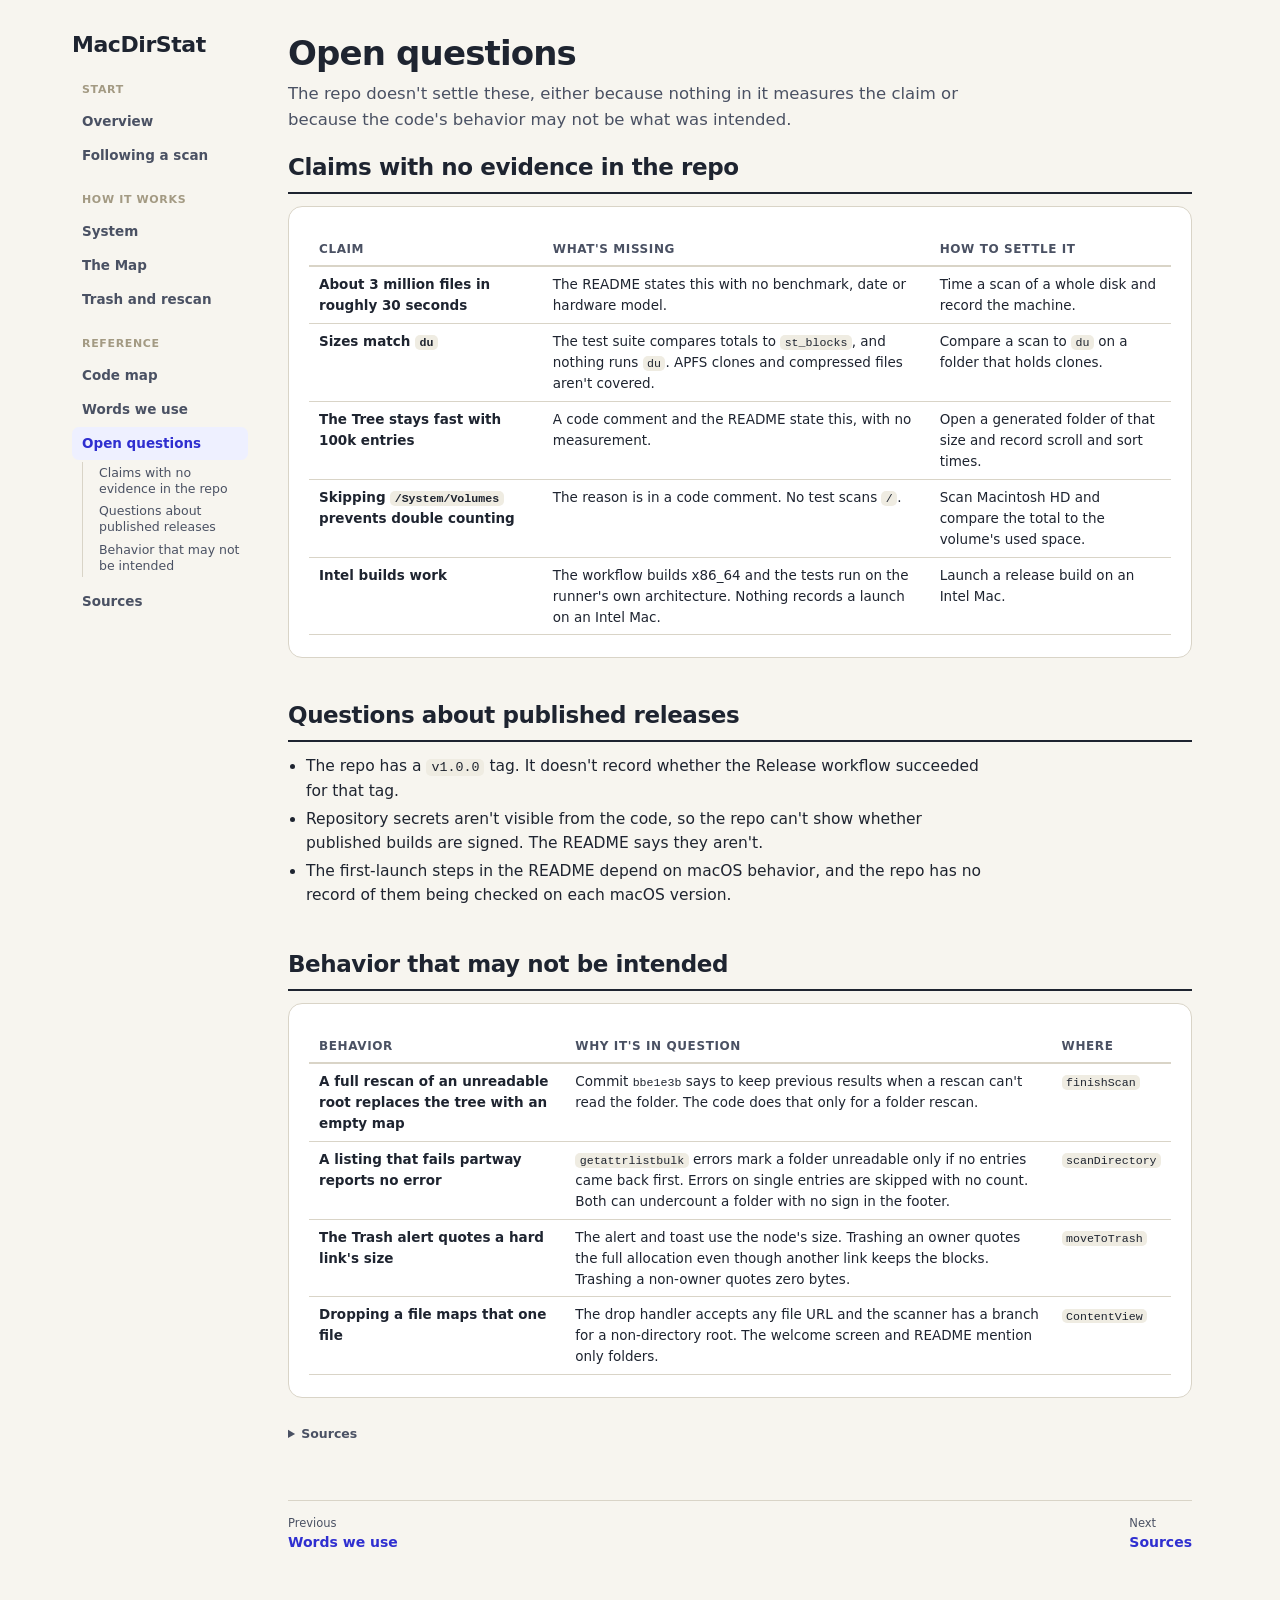
<file: docs/site/open-questions.html>
<!doctype html>
<html lang="en">
<head>
<meta charset="utf-8">
<meta name="viewport" content="width=device-width, initial-scale=1">
<title>Open questions · MacDirStat</title>
<link rel="stylesheet" href="site.css">
<script src="site-config.js" defer></script>
<script src="site.js" defer></script>
</head>
<body>
<h1>Open questions</h1>
<p class="lede">The repo doesn't settle these, either because nothing in it measures the claim or because the code's behavior may not be what was intended.</p>

<section><h2>Claims with no evidence in the repo</h2>
<div class="card"><table class="stack">
  <tr><th>Claim</th><th>What's missing</th><th>How to settle it</th></tr>
  <tr><td>About 3 million files in roughly 30 seconds</td><td>The README states this with no benchmark, date or hardware model.</td><td>Time a scan of a whole disk and record the machine.</td></tr>
  <tr><td>Sizes match <code>du</code></td><td>The test suite compares totals to <code>st_blocks</code>, and nothing runs <code>du</code>. APFS clones and compressed files aren't covered.</td><td>Compare a scan to <code>du</code> on a folder that holds clones.</td></tr>
  <tr><td>The Tree stays fast with 100k entries</td><td>A code comment and the README state this, with no measurement.</td><td>Open a generated folder of that size and record scroll and sort times.</td></tr>
  <tr><td>Skipping <code>/System/Volumes</code> prevents double counting</td><td>The reason is in a code comment. No test scans <code>/</code>.</td><td>Scan Macintosh HD and compare the total to the volume's used space.</td></tr>
  <tr><td>Intel builds work</td><td>The workflow builds x86_64 and the tests run on the runner's own architecture. Nothing records a launch on an Intel Mac.</td><td>Launch a release build on an Intel Mac.</td></tr>
</table></div></section>

<section><h2>Questions about published releases</h2>
<ul class="pts">
  <li>The repo has a <code>v1.0.0</code> tag. It doesn't record whether the Release workflow succeeded for that tag.</li>
  <li>Repository secrets aren't visible from the code, so the repo can't show whether published builds are signed. The README says they aren't.</li>
  <li>The first-launch steps in the README depend on macOS behavior, and the repo has no record of them being checked on each macOS version.</li>
</ul></section>

<section><h2>Behavior that may not be intended</h2>
<div class="card"><table class="stack">
  <tr><th>Behavior</th><th>Why it's in question</th><th>Where</th></tr>
  <tr><td>A full rescan of an unreadable root replaces the tree with an empty map</td><td>Commit <span class="mono">bbe1e3b</span> says to keep previous results when a rescan can't read the folder. The code does that only for a folder rescan.</td><td class="nw"><code>finishScan</code></td></tr>
  <tr><td>A listing that fails partway reports no error</td><td><code>getattrlistbulk</code> errors mark a folder unreadable only if no entries came back first. Errors on single entries are skipped with no count. Both can undercount a folder with no sign in the footer.</td><td class="nw"><code>scanDirectory</code></td></tr>
  <tr><td>The Trash alert quotes a hard link's size</td><td>The alert and toast use the node's size. Trashing an owner quotes the full allocation even though another link keeps the blocks. Trashing a non-owner quotes zero bytes.</td><td class="nw"><code>moveToTrash</code></td></tr>
  <tr><td>Dropping a file maps that one file</td><td>The drop handler accepts any file URL and the scanner has a branch for a non-directory root. The welcome screen and README mention only folders.</td><td class="nw"><code>ContentView</code></td></tr>
</table></div></section>

<details class="sources"><summary>Sources</summary><p><code>README.md</code> · <code>Sources/MacDirStat/AppState.swift</code> · <code>Sources/MacDirStat/Model/DiskScanner.swift</code> · <code>Sources/MacDirStat/Views/ContentView.swift</code> · <code>Sources/MacDirStat/Views/DirectoryOutline.swift</code> · <code>.github/workflows/release.yml</code> · <code>Scripts/build-app.sh</code></p></details>
</body>
</html>
</file>
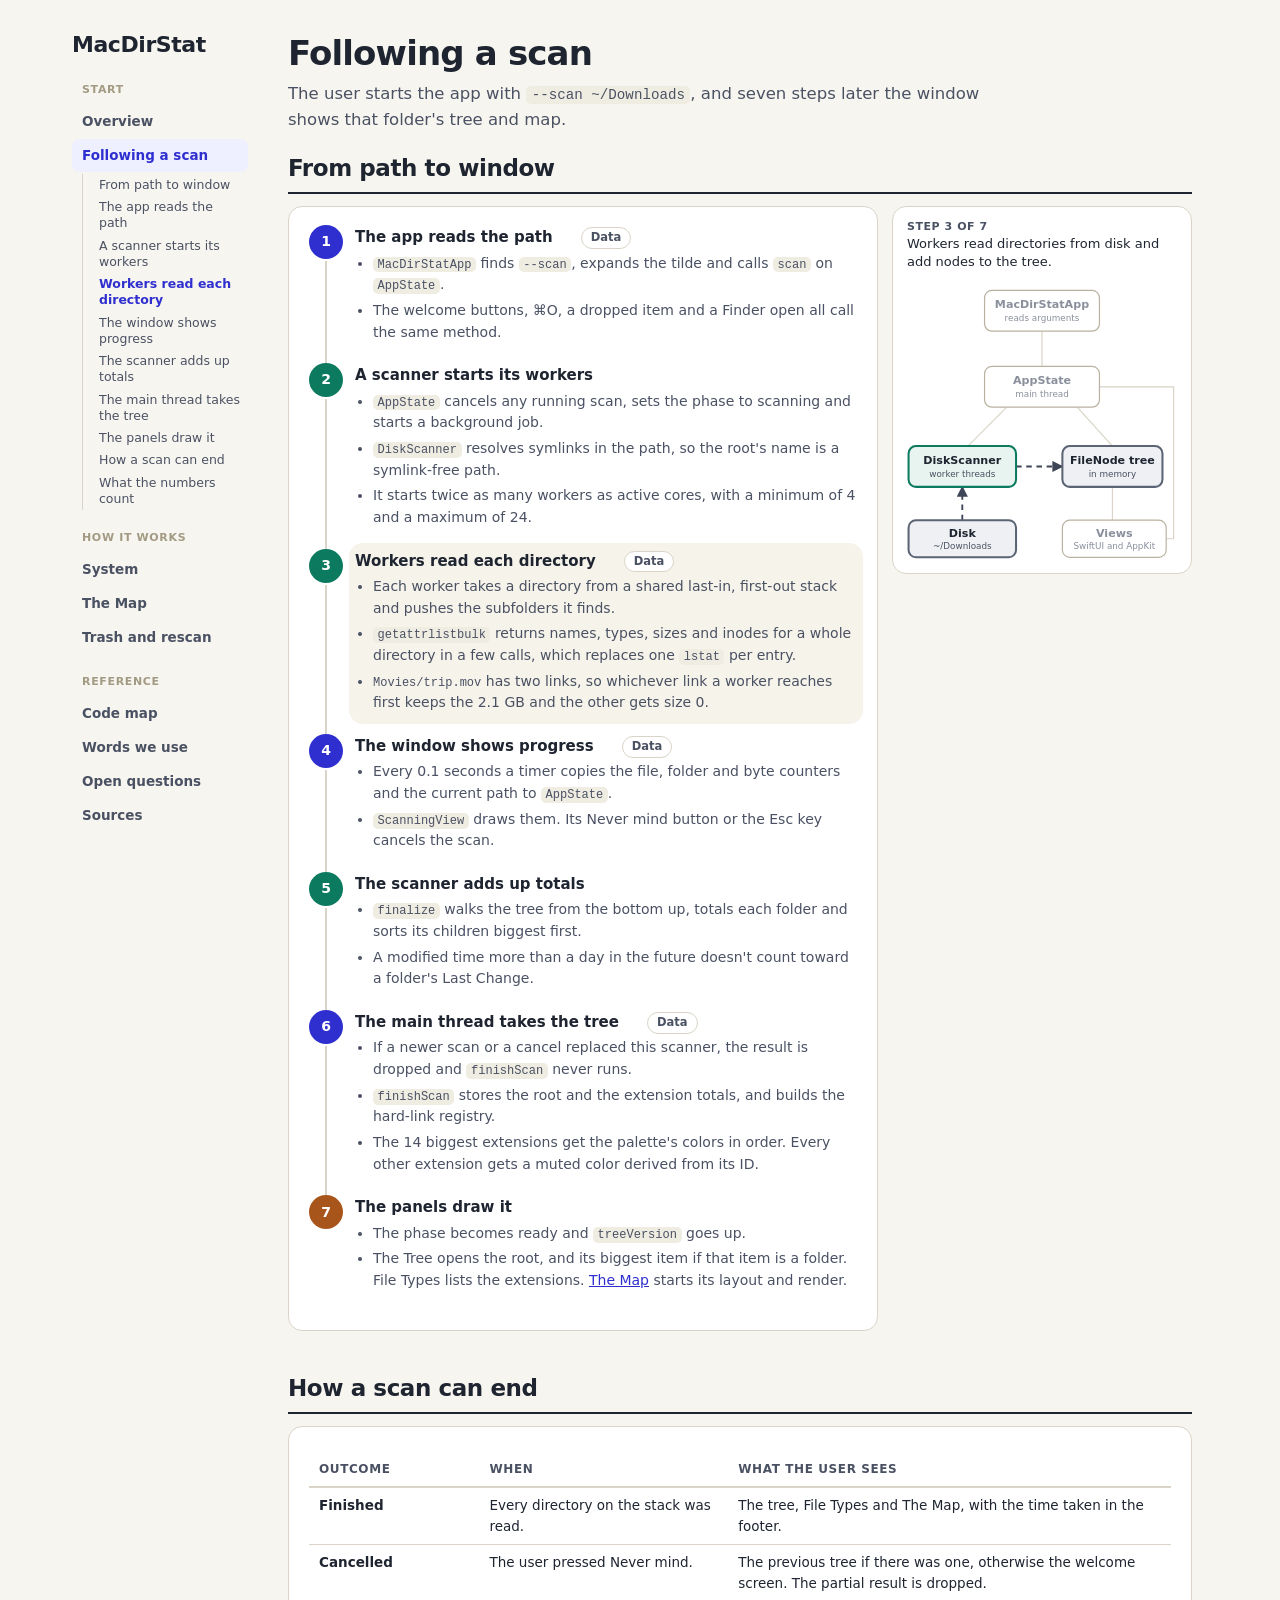
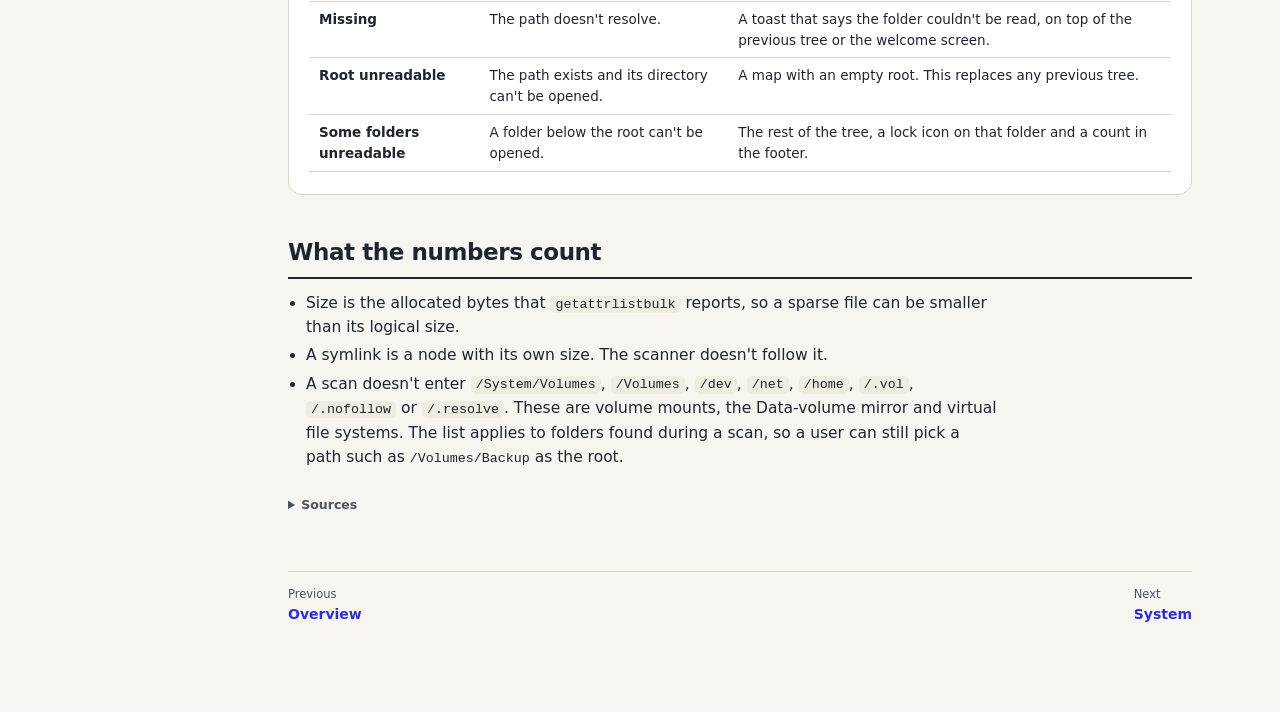
<file: docs/site/scan.html>
<!doctype html>
<html lang="en">
<head>
<meta charset="utf-8">
<meta name="viewport" content="width=device-width, initial-scale=1">
<title>Following a scan · MacDirStat</title>
<link rel="stylesheet" href="site.css">
<script src="site-config.js" defer></script>
<script src="scan-data.js" defer></script>
<script src="site.js" defer></script>
</head>
<body>
<h1>Following a scan</h1>
<p class="lede">The user starts the app with <code>--scan ~/Downloads</code>, and seven steps later the window shows that folder's tree and map.</p>

<section><h2>From path to window</h2>
<div class="trace">
  <div class="card"><div class="seq">
    <div class="step c1"><div class="n">1</div><div><b class="t">The app reads the path</b>
      <ul class="pts"><li><code>MacDirStatApp</code> finds <code>--scan</code>, expands the tilde and calls <code>scan</code> on <code>AppState</code>.</li><li>The welcome buttons, ⌘O, a dropped item and a Finder open all call the same method.</li></ul></div></div>
    <div class="step c2"><div class="n">2</div><div><b class="t">A scanner starts its workers</b>
      <ul class="pts"><li><code>AppState</code> cancels any running scan, sets the phase to scanning and starts a background job.</li><li><code>DiskScanner</code> resolves symlinks in the path, so the root's name is a symlink-free path.</li><li>It starts twice as many workers as active cores, with a minimum of 4 and a maximum of 24.</li></ul></div></div>
    <div class="step c2"><div class="n">3</div><div><b class="t">Workers read each directory</b>
      <ul class="pts"><li>Each worker takes a directory from a shared last-in, first-out stack and pushes the subfolders it finds.</li><li><code>getattrlistbulk</code> returns names, types, sizes and inodes for a whole directory in a few calls, which replaces one <code>lstat</code> per entry.</li><li><span class="mono">Movies/trip.mov</span> has two links, so whichever link a worker reaches first keeps the 2.1 GB and the other gets size 0.</li></ul></div></div>
    <div class="step c1"><div class="n">4</div><div><b class="t">The window shows progress</b>
      <ul class="pts"><li>Every 0.1 seconds a timer copies the file, folder and byte counters and the current path to <code>AppState</code>.</li><li><code>ScanningView</code> draws them. Its Never mind button or the Esc key cancels the scan.</li></ul></div></div>
    <div class="step c2"><div class="n">5</div><div><b class="t">The scanner adds up totals</b>
      <ul class="pts"><li><code>finalize</code> walks the tree from the bottom up, totals each folder and sorts its children biggest first.</li><li>A modified time more than a day in the future doesn't count toward a folder's Last Change.</li></ul></div></div>
    <div class="step c1"><div class="n">6</div><div><b class="t">The main thread takes the tree</b>
      <ul class="pts"><li>If a newer scan or a cancel replaced this scanner, the result is dropped and <code>finishScan</code> never runs.</li><li><code>finishScan</code> stores the root and the extension totals, and builds the hard-link registry.</li><li>The 14 biggest extensions get the palette's colors in order. Every other extension gets a muted color derived from its ID.</li></ul></div></div>
    <div class="step c3"><div class="n">7</div><div><b class="t">The panels draw it</b>
      <ul class="pts"><li>The phase becomes ready and <code>treeVersion</code> goes up.</li><li>The Tree opens the root, and its biggest item if that item is a folder. File Types lists the extensions. <a href="map.html">The Map</a> starts its layout and render.</li></ul></div></div>
  </div></div>
  <aside class="trace-map" aria-label="Which systems the current step uses">
    <p class="trace-cap" id="traceCap"></p>
    <svg viewBox="0 0 300 300" role="img" aria-label="System map highlighting the current step">
      <defs><marker id="trace-arrow" viewBox="0 0 10 10" refX="9" refY="5" markerWidth="6" markerHeight="6" orient="auto-start-reverse"><path d="M0,0 L10,5 L0,10 z" fill="#3d4557"/></marker></defs>
      <path class="te" data-edge="app-state" d="M150 52 V90"/>
      <path class="te" data-edge="state-scanner" d="M112 134 L70 176"/>
      <path class="te" data-edge="disk-scanner" d="M64 256 V220"/>
      <path class="te" data-edge="scanner-tree" d="M122 198 H172"/>
      <path class="te" data-edge="state-tree" d="M188 134 L226 176"/>
      <path class="te" data-edge="tree-views" d="M226 220 V256"/>
      <path class="te" data-edge="state-views" d="M212 112 H292 V276 H284"/>
      <g class="tn gray" data-node="app"><rect x="88" y="8" width="124" height="44" rx="8"/><text x="150" y="27">MacDirStatApp</text><text class="sub" x="150" y="41">reads arguments</text></g>
      <g class="tn c1" data-node="state"><rect x="88" y="90" width="124" height="44" rx="8"/><text x="150" y="109">AppState</text><text class="sub" x="150" y="123">main thread</text></g>
      <g class="tn c2" data-node="scanner"><rect x="6" y="176" width="116" height="44" rx="8"/><text x="64" y="195">DiskScanner</text><text class="sub" x="64" y="209">worker threads</text></g>
      <g class="tn gray" data-node="disk"><rect x="6" y="256" width="116" height="40" rx="8"/><text x="64" y="274">Disk</text><text class="sub" x="64" y="287">~/Downloads</text></g>
      <g class="tn gray" data-node="tree"><rect x="172" y="176" width="108" height="44" rx="8"/><text x="226" y="195">FileNode tree</text><text class="sub" x="226" y="209">in memory</text></g>
      <g class="tn gray" data-node="views"><rect x="172" y="256" width="112" height="40" rx="8"/><text x="228" y="274">Views</text><text class="sub" x="228" y="287">SwiftUI and AppKit</text></g>
    </svg>
  </aside>
</div></section>

<section><h2>How a scan can end</h2>
<div class="card"><table class="stack">
  <tr><th>Outcome</th><th>When</th><th>What the user sees</th></tr>
  <tr><td>Finished</td><td>Every directory on the stack was read.</td><td>The tree, File Types and The Map, with the time taken in the footer.</td></tr>
  <tr><td>Cancelled</td><td>The user pressed Never mind.</td><td>The previous tree if there was one, otherwise the welcome screen. The partial result is dropped.</td></tr>
  <tr><td>Missing</td><td>The path doesn't resolve.</td><td>A toast that says the folder couldn't be read, on top of the previous tree or the welcome screen.</td></tr>
  <tr><td>Root unreadable</td><td>The path exists and its directory can't be opened.</td><td>A map with an empty root. This replaces any previous tree.</td></tr>
  <tr><td>Some folders unreadable</td><td>A folder below the root can't be opened.</td><td>The rest of the tree, a lock icon on that folder and a count in the footer.</td></tr>
</table></div></section>

<section><h2>What the numbers count</h2>
<ul class="pts">
  <li>Size is the allocated bytes that <code>getattrlistbulk</code> reports, so a sparse file can be smaller than its logical size.</li>
  <li>A symlink is a node with its own size. The scanner doesn't follow it.</li>
  <li>A scan doesn't enter <code>/System/Volumes</code>, <code>/Volumes</code>, <code>/dev</code>, <code>/net</code>, <code>/home</code>, <code>/.vol</code>, <code>/.nofollow</code> or <code>/.resolve</code>. These are volume mounts, the Data-volume mirror and virtual file systems. The list applies to folders found during a scan, so a user can still pick a path such as <span class="mono">/Volumes/Backup</span> as the root.</li>
</ul></section>

<details class="sources"><summary>Sources</summary><p><code>Sources/MacDirStat/MacDirStatApp.swift</code> · <code>Sources/MacDirStat/AppState.swift</code> · <code>Sources/MacDirStat/Model/DiskScanner.swift</code> · <code>Sources/MacDirStat/Model/ExtensionRegistry.swift</code> · <code>Sources/MacDirStat/Support/Theme.swift</code> · <code>Sources/MacDirStat/Views/ContentView.swift</code> · <code>Sources/MacDirStat/Views/ScanningView.swift</code> · <code>Sources/MacDirStat/Views/WelcomeView.swift</code> · <code>Sources/MacDirStat/Views/DirectoryOutline.swift</code> · <code>Sources/MacDirStat/Views/MainView.swift</code></p></details>
</body>
</html>
</file>
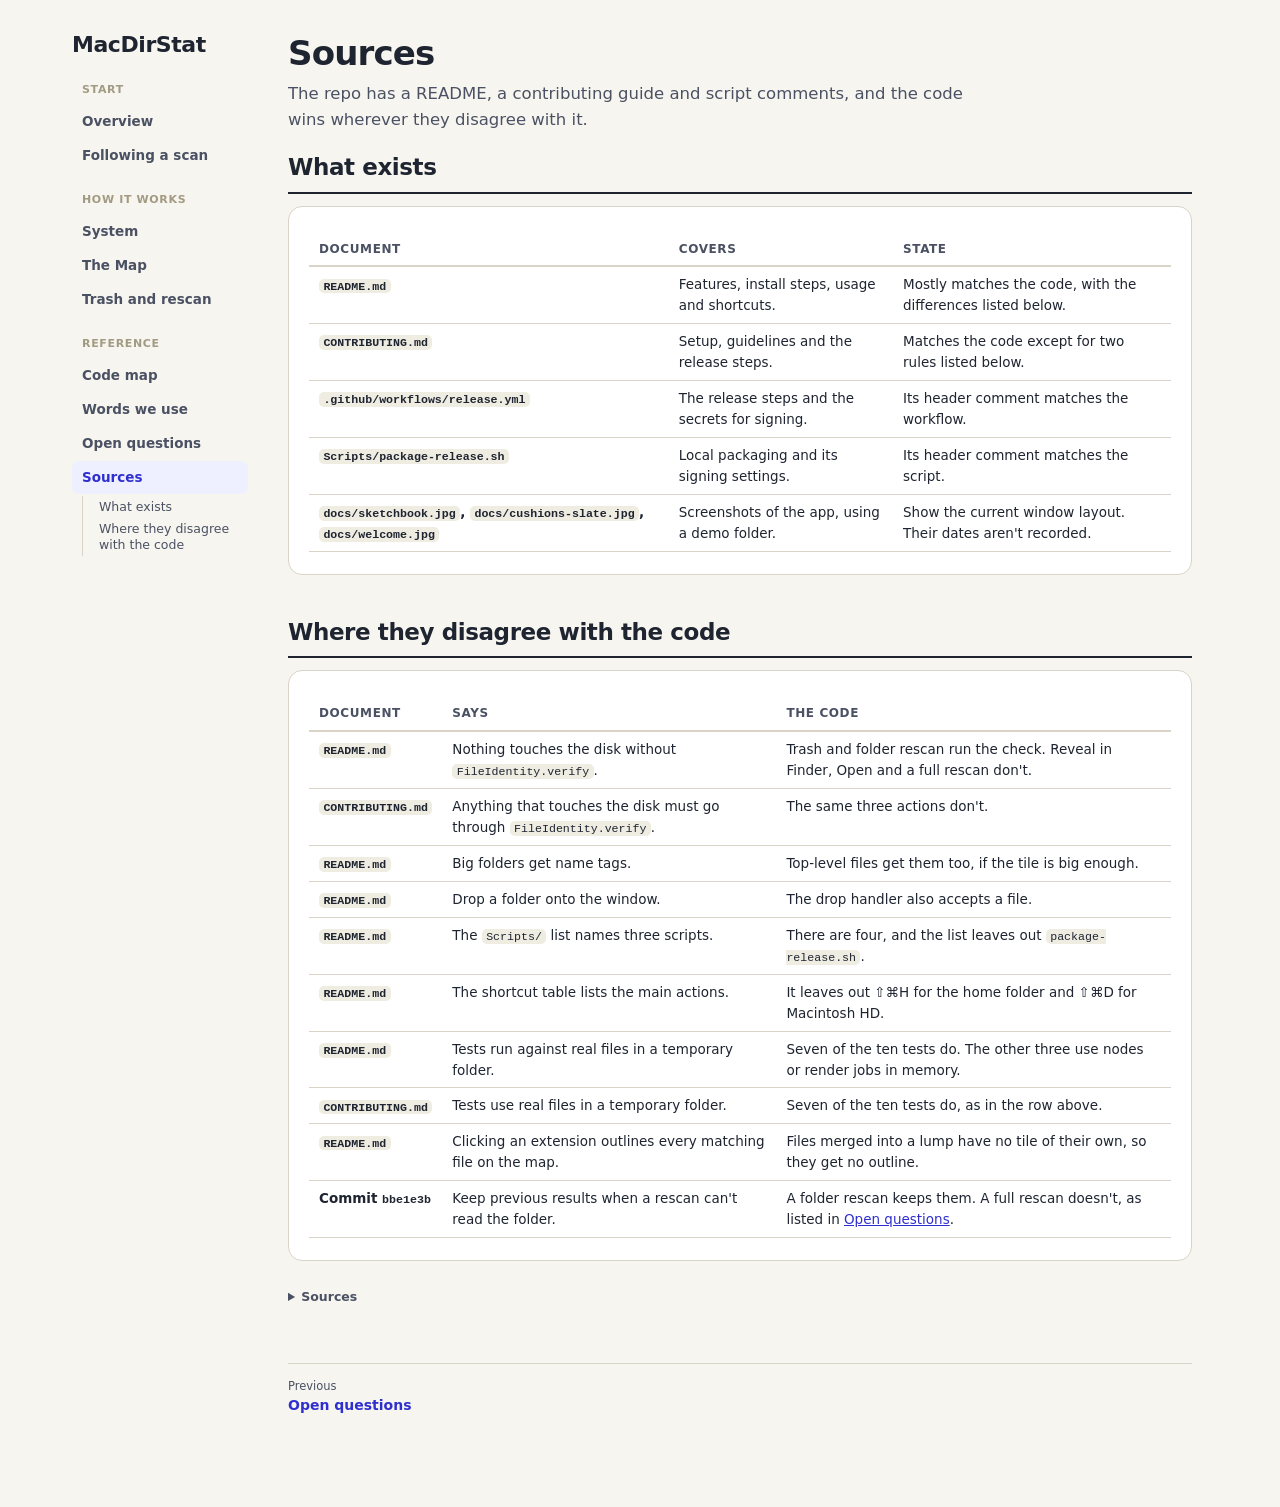
<file: docs/site/sources.html>
<!doctype html>
<html lang="en">
<head>
<meta charset="utf-8">
<meta name="viewport" content="width=device-width, initial-scale=1">
<title>Sources · MacDirStat</title>
<link rel="stylesheet" href="site.css">
<script src="site-config.js" defer></script>
<script src="site.js" defer></script>
</head>
<body>
<h1>Sources</h1>
<p class="lede">The repo has a README, a contributing guide and script comments, and the code wins wherever they disagree with it.</p>

<section><h2>What exists</h2>
<div class="card"><table class="stack">
  <tr><th>Document</th><th>Covers</th><th>State</th></tr>
  <tr><td><code>README.md</code></td><td>Features, install steps, usage and shortcuts.</td><td>Mostly matches the code, with the differences listed below.</td></tr>
  <tr><td><code>CONTRIBUTING.md</code></td><td>Setup, guidelines and the release steps.</td><td>Matches the code except for two rules listed below.</td></tr>
  <tr><td><code>.github/workflows/release.yml</code></td><td>The release steps and the secrets for signing.</td><td>Its header comment matches the workflow.</td></tr>
  <tr><td><code>Scripts/package-release.sh</code></td><td>Local packaging and its signing settings.</td><td>Its header comment matches the script.</td></tr>
  <tr><td><code>docs/sketchbook.jpg</code>, <code>docs/cushions-slate.jpg</code>, <code>docs/welcome.jpg</code></td><td>Screenshots of the app, using a demo folder.</td><td>Show the current window layout. Their dates aren't recorded.</td></tr>
</table></div></section>

<section><h2>Where they disagree with the code</h2>
<div class="card"><table class="stack">
  <tr><th>Document</th><th>Says</th><th>The code</th></tr>
  <tr><td><code>README.md</code></td><td>Nothing touches the disk without <code>FileIdentity.verify</code>.</td><td>Trash and folder rescan run the check. Reveal in Finder, Open and a full rescan don't.</td></tr>
  <tr><td><code>CONTRIBUTING.md</code></td><td>Anything that touches the disk must go through <code>FileIdentity.verify</code>.</td><td>The same three actions don't.</td></tr>
  <tr><td><code>README.md</code></td><td>Big folders get name tags.</td><td>Top-level files get them too, if the tile is big enough.</td></tr>
  <tr><td><code>README.md</code></td><td>Drop a folder onto the window.</td><td>The drop handler also accepts a file.</td></tr>
  <tr><td><code>README.md</code></td><td>The <code>Scripts/</code> list names three scripts.</td><td>There are four, and the list leaves out <code>package-release.sh</code>.</td></tr>
  <tr><td><code>README.md</code></td><td>The shortcut table lists the main actions.</td><td>It leaves out ⇧⌘H for the home folder and ⇧⌘D for Macintosh HD.</td></tr>
  <tr><td><code>README.md</code></td><td>Tests run against real files in a temporary folder.</td><td>Seven of the ten tests do. The other three use nodes or render jobs in memory.</td></tr>
  <tr><td><code>CONTRIBUTING.md</code></td><td>Tests use real files in a temporary folder.</td><td>Seven of the ten tests do, as in the row above.</td></tr>
  <tr><td><code>README.md</code></td><td>Clicking an extension outlines every matching file on the map.</td><td>Files merged into a lump have no tile of their own, so they get no outline.</td></tr>
  <tr><td>Commit <span class="mono">bbe1e3b</span></td><td>Keep previous results when a rescan can't read the folder.</td><td>A folder rescan keeps them. A full rescan doesn't, as listed in <a href="open-questions.html">Open questions</a>.</td></tr>
</table></div></section>

<details class="sources"><summary>Sources</summary><p><code>README.md</code> · <code>CONTRIBUTING.md</code> · <code>Sources/MacDirStat/AppState.swift</code> · <code>Sources/MacDirStat/MacDirStatApp.swift</code> · <code>Sources/MacDirStat/Treemap/TreemapView.swift</code> · <code>Sources/MacDirStat/Views/ContentView.swift</code> · <code>Tests/MacDirStatTests/TreeSafetyTests.swift</code> · <code>Scripts/</code></p></details>
</body>
</html>
</file>
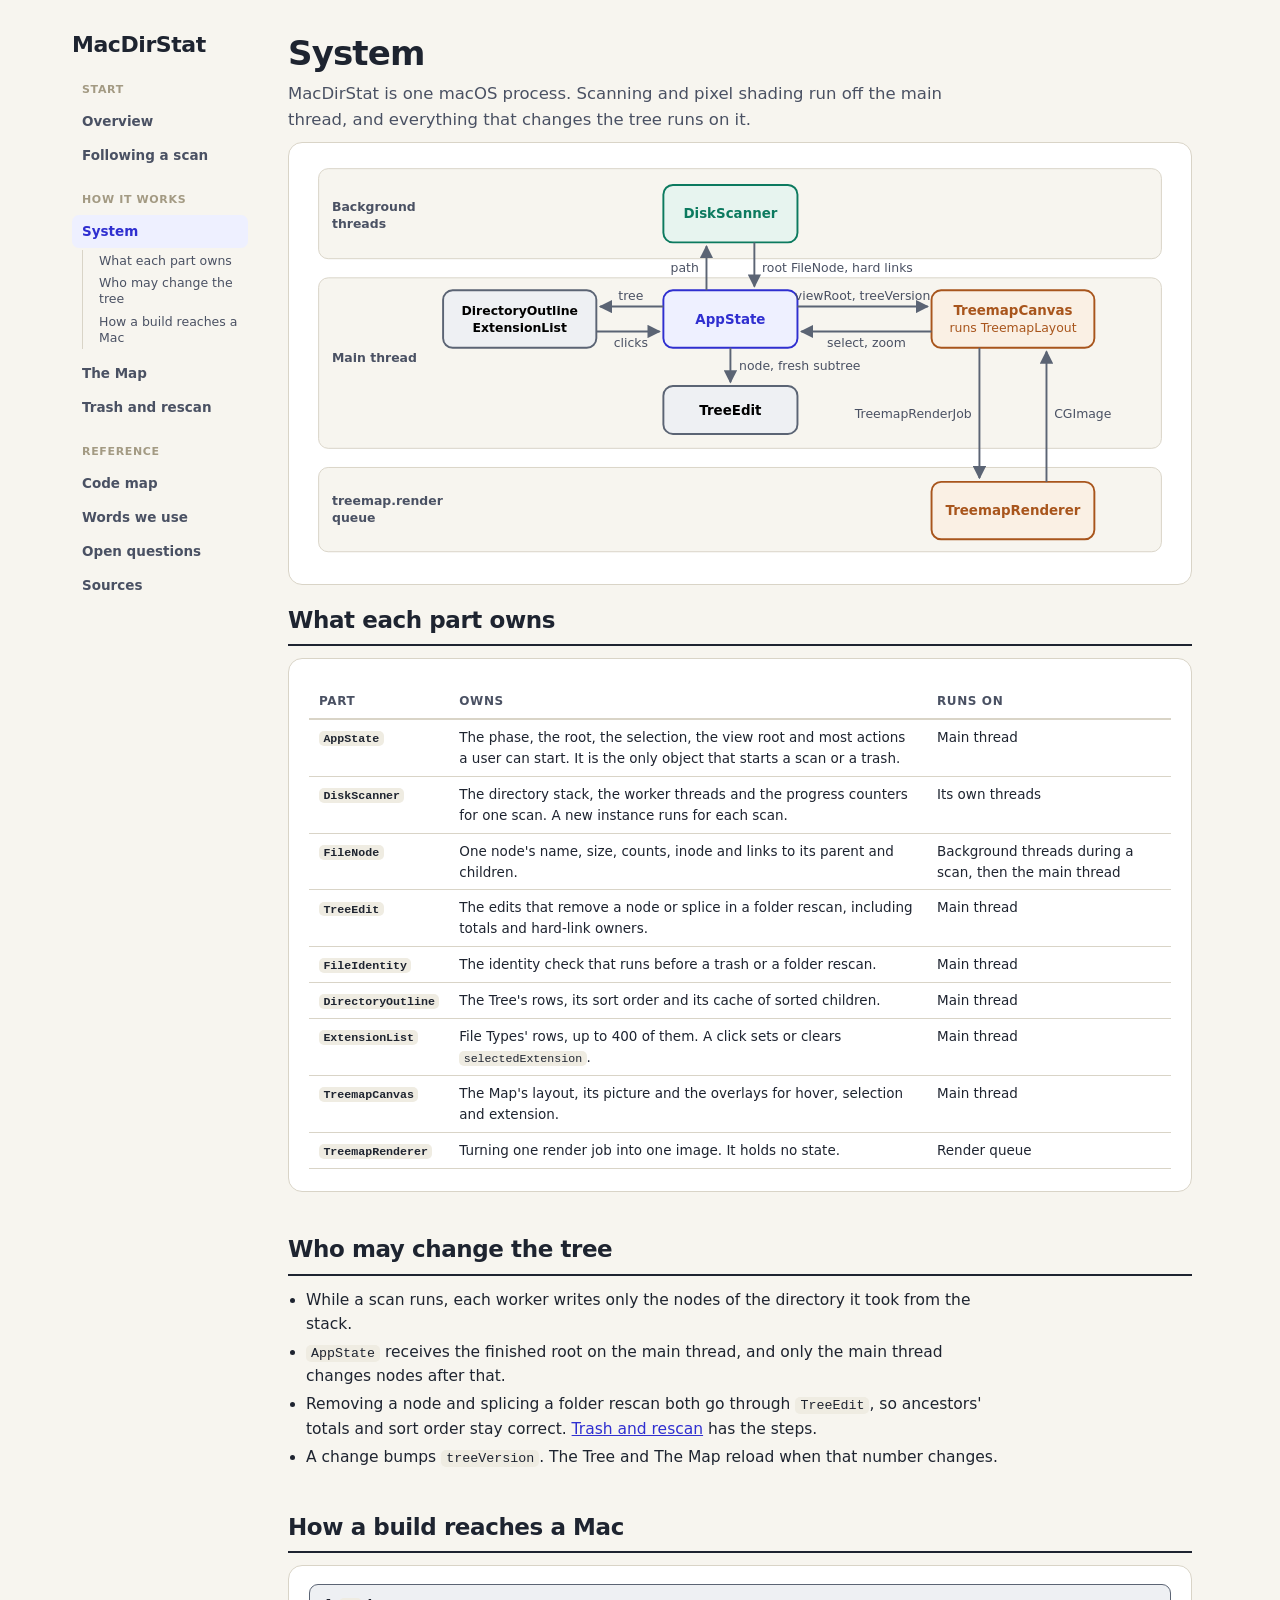
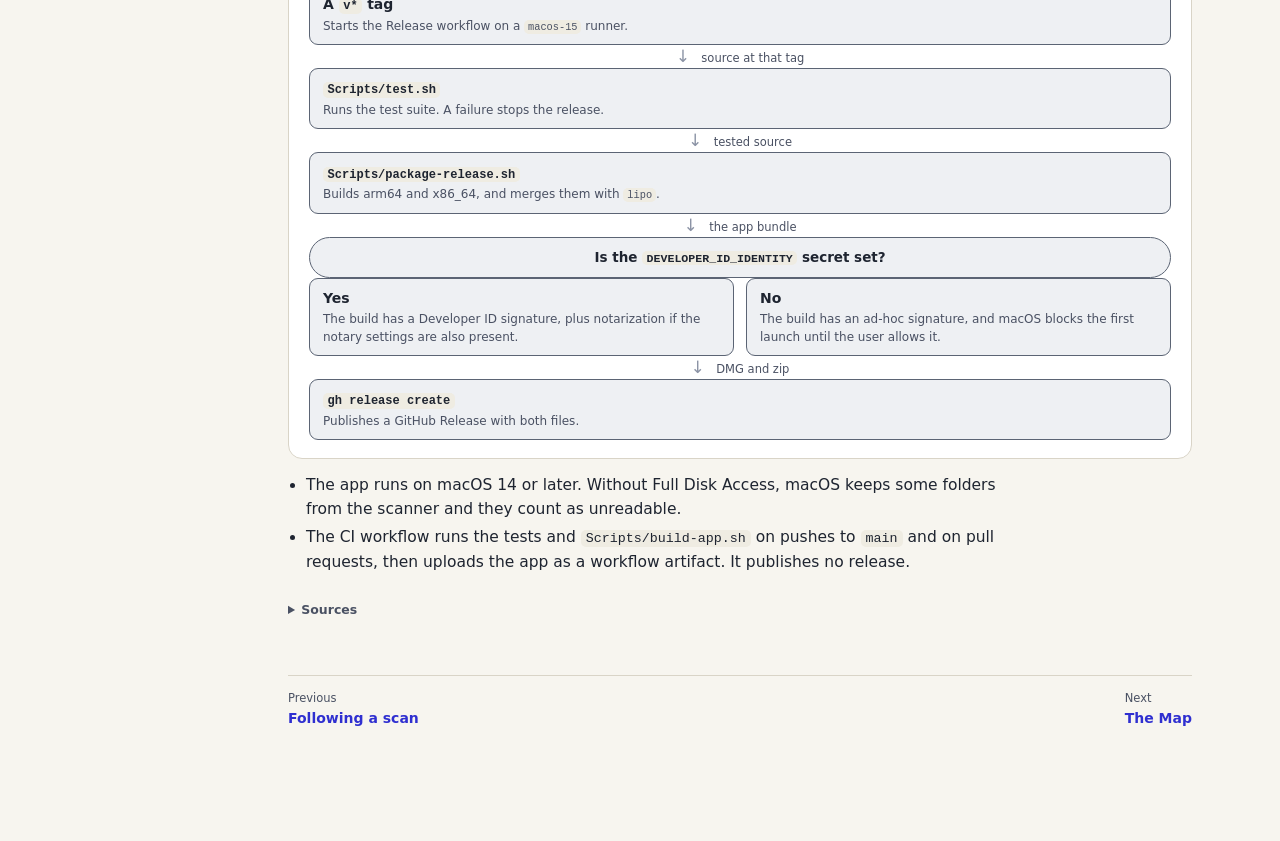
<file: docs/site/system.html>
<!doctype html>
<html lang="en">
<head>
<meta charset="utf-8">
<meta name="viewport" content="width=device-width, initial-scale=1">
<title>System · MacDirStat</title>
<link rel="stylesheet" href="site.css">
<script src="site-config.js" defer></script>
<script src="site.js" defer></script>
</head>
<body>
<h1>System</h1>
<p class="lede">MacDirStat is one macOS process. Scanning and pixel shading run off the main thread, and everything that changes the tree runs on it.</p>

<div class="card">
<svg class="wide" viewBox="0 0 900 415" width="100%" role="img" aria-label="DiskScanner runs on background threads and TreemapRenderer on a render queue. AppState, the views, TreeEdit and TreemapCanvas run on the main thread.">
  <defs><marker id="m" viewBox="0 0 10 10" refX="9" refY="5" markerWidth="7" markerHeight="7" orient="auto-start-reverse"><path d="M0,0 L10,5 L0,10 z" fill="#5b6474"/></marker></defs>
  <rect x="10" y="8" width="880" height="94" rx="10" fill="#f7f5ef" stroke="#d9d4c7"/>
  <rect x="10" y="122" width="880" height="178" rx="10" fill="#f7f5ef" stroke="#d9d4c7"/>
  <rect x="10" y="320" width="880" height="88" rx="10" fill="#f7f5ef" stroke="#d9d4c7"/>
  <text x="24" y="52" font-size="13" font-weight="700" fill="#4a5163">Background</text><text x="24" y="70" font-size="13" font-weight="700" fill="#4a5163">threads</text>
  <text x="24" y="210" font-size="13" font-weight="700" fill="#4a5163">Main thread</text>
  <text x="24" y="359" font-size="13" font-weight="700" fill="#4a5163">treemap.render</text><text x="24" y="377" font-size="13" font-weight="700" fill="#4a5163">queue</text>

  <rect x="370" y="25" width="140" height="60" rx="10" fill="#e7f4ef" stroke="#0c7a5f" stroke-width="2"/><text x="440" y="60" text-anchor="middle" font-size="14" font-weight="700" fill="#0c7a5f">DiskScanner</text>
  <rect x="370" y="135" width="140" height="60" rx="10" fill="#eef0ff" stroke="#2f2fd0" stroke-width="2"/><text x="440" y="170" text-anchor="middle" font-size="14" font-weight="700" fill="#2f2fd0">AppState</text>
  <rect x="140" y="135" width="160" height="60" rx="10" fill="#eef0f3" stroke="#5b6474" stroke-width="2"/><text x="220" y="161" text-anchor="middle" font-size="13" font-weight="700">DirectoryOutline</text><text x="220" y="179" text-anchor="middle" font-size="13" font-weight="700">ExtensionList</text>
  <rect x="650" y="135" width="170" height="60" rx="10" fill="#faf0e4" stroke="#a8551c" stroke-width="2"/><text x="735" y="161" text-anchor="middle" font-size="14" font-weight="700" fill="#a8551c">TreemapCanvas</text><text x="735" y="179" text-anchor="middle" font-size="13" fill="#a8551c">runs TreemapLayout</text>
  <rect x="370" y="235" width="140" height="50" rx="10" fill="#eef0f3" stroke="#5b6474" stroke-width="2"/><text x="440" y="265" text-anchor="middle" font-size="14" font-weight="700">TreeEdit</text>
  <rect x="650" y="335" width="170" height="60" rx="10" fill="#faf0e4" stroke="#a8551c" stroke-width="2"/><text x="735" y="370" text-anchor="middle" font-size="14" font-weight="700" fill="#a8551c">TreemapRenderer</text>

  <path d="M415 135 V89" stroke="#5b6474" stroke-width="2" fill="none" marker-end="url(#m)"/><text x="407" y="116" text-anchor="end" font-size="13" fill="#4a5163">path</text>
  <path d="M465 85 V131" stroke="#5b6474" stroke-width="2" fill="none" marker-end="url(#m)"/><text x="473" y="116" font-size="13" fill="#4a5163">root FileNode, hard links</text>
  <path d="M370 152 H304" stroke="#5b6474" stroke-width="2" fill="none" marker-end="url(#m)"/><text x="336" y="145" text-anchor="middle" font-size="13" fill="#4a5163">tree</text>
  <path d="M300 178 H366" stroke="#5b6474" stroke-width="2" fill="none" marker-end="url(#m)"/><text x="336" y="194" text-anchor="middle" font-size="13" fill="#4a5163">clicks</text>
  <path d="M510 152 H646" stroke="#5b6474" stroke-width="2" fill="none" marker-end="url(#m)"/><text x="578" y="145" text-anchor="middle" font-size="13" fill="#4a5163">viewRoot, treeVersion</text>
  <path d="M650 178 H514" stroke="#5b6474" stroke-width="2" fill="none" marker-end="url(#m)"/><text x="582" y="194" text-anchor="middle" font-size="13" fill="#4a5163">select, zoom</text>
  <path d="M440 195 V231" stroke="#5b6474" stroke-width="2" fill="none" marker-end="url(#m)"/><text x="449" y="218" font-size="13" fill="#4a5163">node, fresh subtree</text>
  <path d="M700 195 V331" stroke="#5b6474" stroke-width="2" fill="none" marker-end="url(#m)"/><text x="692" y="268" text-anchor="end" font-size="13" fill="#4a5163">TreemapRenderJob</text>
  <path d="M770 335 V199" stroke="#5b6474" stroke-width="2" fill="none" marker-end="url(#m)"/><text x="778" y="268" font-size="13" fill="#4a5163">CGImage</text>
</svg></div>

<section><h2>What each part owns</h2>
<div class="card"><table class="stack">
  <tr><th>Part</th><th>Owns</th><th>Runs on</th></tr>
  <tr><td><code>AppState</code></td><td>The phase, the root, the selection, the view root and most actions a user can start. It is the only object that starts a scan or a trash.</td><td>Main thread</td></tr>
  <tr><td><code>DiskScanner</code></td><td>The directory stack, the worker threads and the progress counters for one scan. A new instance runs for each scan.</td><td>Its own threads</td></tr>
  <tr><td><code>FileNode</code></td><td>One node's name, size, counts, inode and links to its parent and children.</td><td>Background threads during a scan, then the main thread</td></tr>
  <tr><td><code>TreeEdit</code></td><td>The edits that remove a node or splice in a folder rescan, including totals and hard-link owners.</td><td>Main thread</td></tr>
  <tr><td><code>FileIdentity</code></td><td>The identity check that runs before a trash or a folder rescan.</td><td>Main thread</td></tr>
  <tr><td><code>DirectoryOutline</code></td><td>The Tree's rows, its sort order and its cache of sorted children.</td><td>Main thread</td></tr>
  <tr><td><code>ExtensionList</code></td><td>File Types' rows, up to 400 of them. A click sets or clears <code>selectedExtension</code>.</td><td>Main thread</td></tr>
  <tr><td><code>TreemapCanvas</code></td><td>The Map's layout, its picture and the overlays for hover, selection and extension.</td><td>Main thread</td></tr>
  <tr><td><code>TreemapRenderer</code></td><td>Turning one render job into one image. It holds no state.</td><td>Render queue</td></tr>
</table></div></section>

<section><h2>Who may change the tree</h2>
<ul class="pts">
  <li>While a scan runs, each worker writes only the nodes of the directory it took from the stack.</li>
  <li><code>AppState</code> receives the finished root on the main thread, and only the main thread changes nodes after that.</li>
  <li>Removing a node and splicing a folder rescan both go through <code>TreeEdit</code>, so ancestors' totals and sort order stay correct. <a href="edits.html">Trash and rescan</a> has the steps.</li>
  <li>A change bumps <code>treeVersion</code>. The Tree and The Map reload when that number changes.</li>
</ul></section>

<section><h2>How a build reaches a Mac</h2>
<div class="card"><div class="flow">
  <div class="node"><b>A <code>v*</code> tag</b><small>Starts the Release workflow on a <code>macos-15</code> runner.</small></div>
  <div class="arrow">↓ <span class="lbl">source at that tag</span></div>
  <div class="node"><b><code>Scripts/test.sh</code></b><small>Runs the test suite. A failure stops the release.</small></div>
  <div class="arrow">↓ <span class="lbl">tested source</span></div>
  <div class="node"><b><code>Scripts/package-release.sh</code></b><small>Builds arm64 and x86_64, and merges them with <code>lipo</code>.</small></div>
  <div class="arrow">↓ <span class="lbl">the app bundle</span></div>
  <div class="node decide">Is the <code>DEVELOPER_ID_IDENTITY</code> secret set?</div>
  <div class="branch">
    <div class="node"><b>Yes</b><small>The build has a Developer ID signature, plus notarization if the notary settings are also present.</small></div>
    <div class="node"><b>No</b><small>The build has an ad-hoc signature, and macOS blocks the first launch until the user allows it.</small></div>
  </div>
  <div class="arrow">↓ <span class="lbl">DMG and zip</span></div>
  <div class="node"><b><code>gh release create</code></b><small>Publishes a GitHub Release with both files.</small></div>
</div></div>
<ul class="pts">
  <li>The app runs on macOS 14 or later. Without Full Disk Access, macOS keeps some folders from the scanner and they count as unreadable.</li>
  <li>The CI workflow runs the tests and <code>Scripts/build-app.sh</code> on pushes to <code>main</code> and on pull requests, then uploads the app as a workflow artifact. It publishes no release.</li>
</ul></section>

<details class="sources"><summary>Sources</summary><p><code>Sources/MacDirStat/AppState.swift</code> · <code>Sources/MacDirStat/Model/DiskScanner.swift</code> · <code>Sources/MacDirStat/Model/FileNode.swift</code> · <code>Sources/MacDirStat/Model/TreeSafety.swift</code> · <code>Sources/MacDirStat/Treemap/TreemapView.swift</code> · <code>Sources/MacDirStat/Treemap/TreemapRenderer.swift</code> · <code>Sources/MacDirStat/Views/DirectoryOutline.swift</code> · <code>Sources/MacDirStat/Views/MainView.swift</code> · <code>Package.swift</code> · <code>Scripts/build-app.sh</code> · <code>Scripts/package-release.sh</code> · <code>.github/workflows/ci.yml</code> · <code>.github/workflows/release.yml</code></p></details>
</body>
</html>
</file>
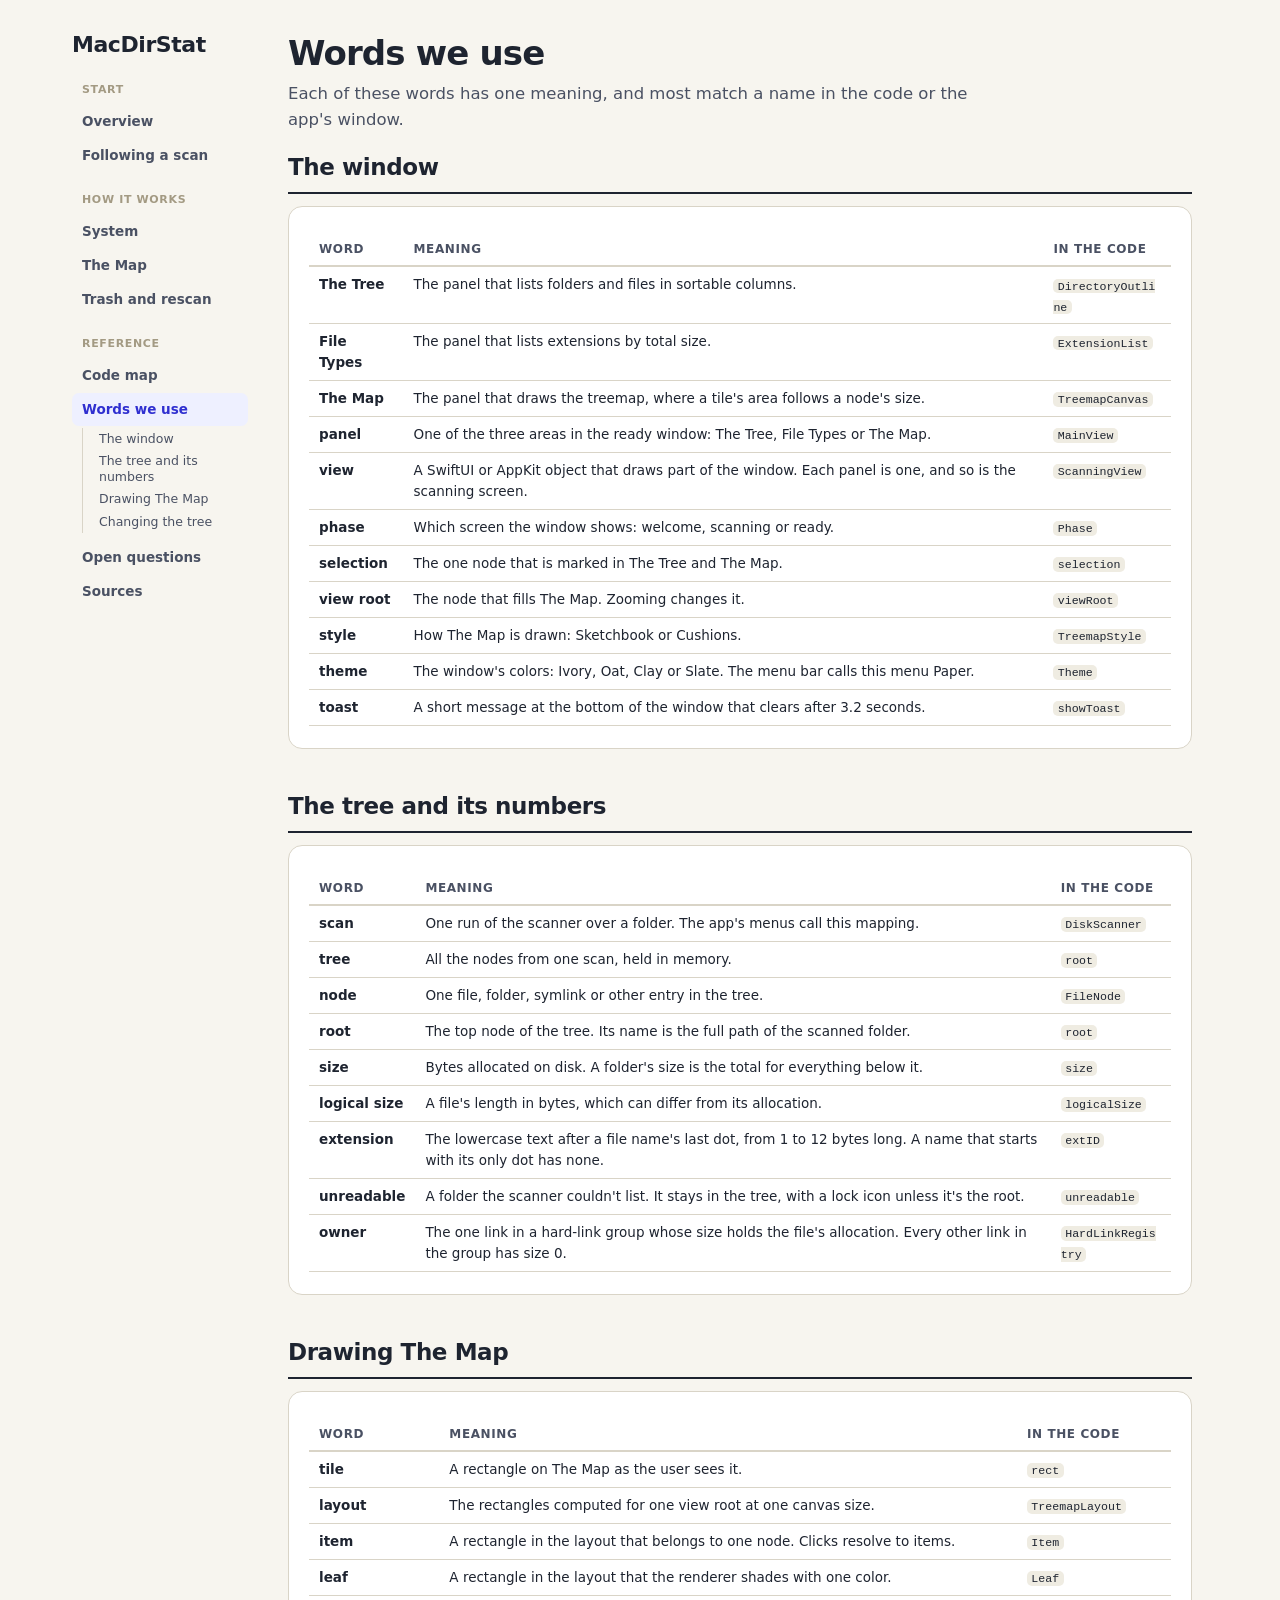
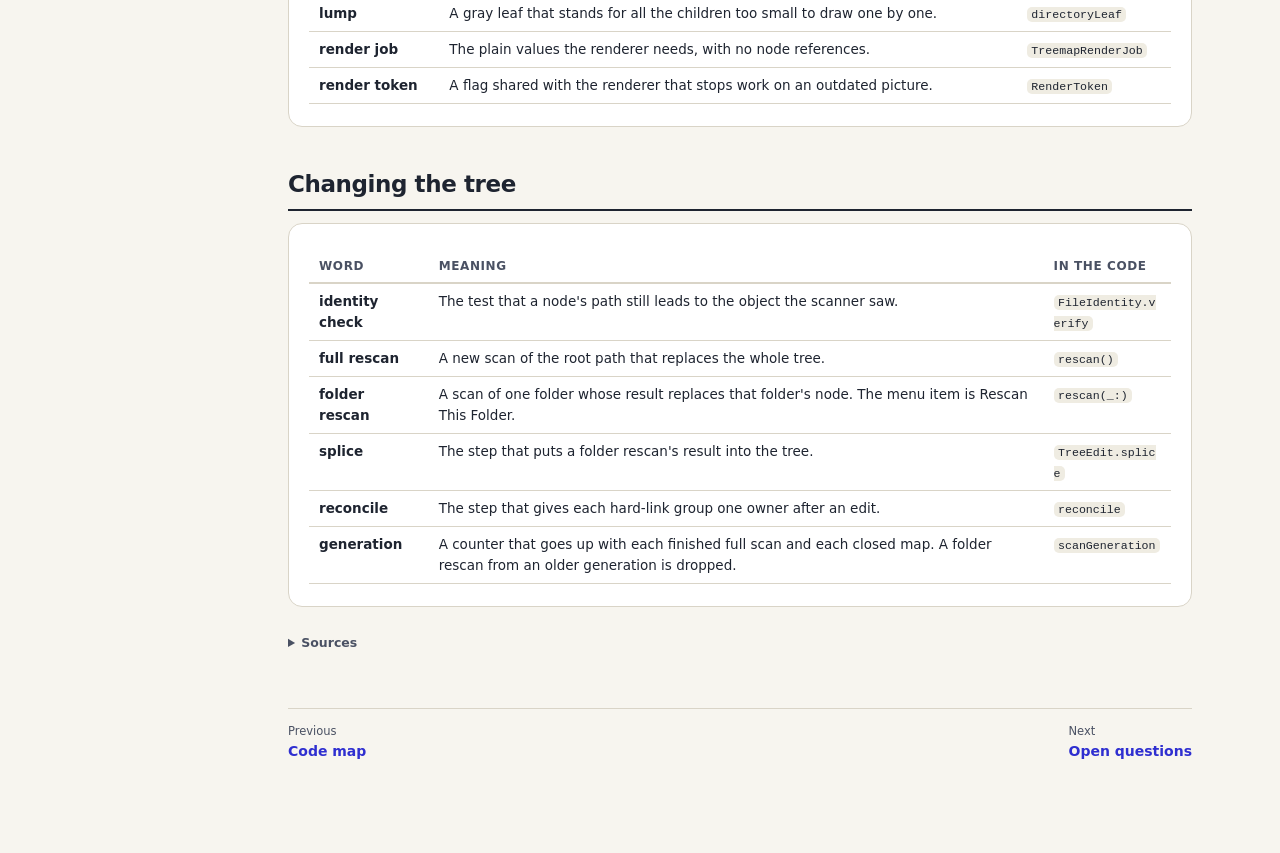
<file: docs/site/words.html>
<!doctype html>
<html lang="en">
<head>
<meta charset="utf-8">
<meta name="viewport" content="width=device-width, initial-scale=1">
<title>Words we use · MacDirStat</title>
<link rel="stylesheet" href="site.css">
<script src="site-config.js" defer></script>
<script src="site.js" defer></script>
</head>
<body>
<h1>Words we use</h1>
<p class="lede">Each of these words has one meaning, and most match a name in the code or the app's window.</p>

<section><h2>The window</h2>
<div class="card"><table class="stack">
  <tr><th>Word</th><th>Meaning</th><th>In the code</th></tr>
  <tr><td>The Tree</td><td>The panel that lists folders and files in sortable columns.</td><td><code>DirectoryOutline</code></td></tr>
  <tr><td>File Types</td><td>The panel that lists extensions by total size.</td><td><code>ExtensionList</code></td></tr>
  <tr><td>The Map</td><td>The panel that draws the treemap, where a tile's area follows a node's size.</td><td><code>TreemapCanvas</code></td></tr>
  <tr><td>panel</td><td>One of the three areas in the ready window: The Tree, File Types or The Map.</td><td><code>MainView</code></td></tr>
  <tr><td>view</td><td>A SwiftUI or AppKit object that draws part of the window. Each panel is one, and so is the scanning screen.</td><td><code>ScanningView</code></td></tr>
  <tr><td>phase</td><td>Which screen the window shows: welcome, scanning or ready.</td><td><code>Phase</code></td></tr>
  <tr><td>selection</td><td>The one node that is marked in The Tree and The Map.</td><td><code>selection</code></td></tr>
  <tr><td>view root</td><td>The node that fills The Map. Zooming changes it.</td><td><code>viewRoot</code></td></tr>
  <tr><td>style</td><td>How The Map is drawn: Sketchbook or Cushions.</td><td><code>TreemapStyle</code></td></tr>
  <tr><td>theme</td><td>The window's colors: Ivory, Oat, Clay or Slate. The menu bar calls this menu Paper.</td><td><code>Theme</code></td></tr>
  <tr><td>toast</td><td>A short message at the bottom of the window that clears after 3.2 seconds.</td><td><code>showToast</code></td></tr>
</table></div></section>

<section><h2>The tree and its numbers</h2>
<div class="card"><table class="stack">
  <tr><th>Word</th><th>Meaning</th><th>In the code</th></tr>
  <tr><td>scan</td><td>One run of the scanner over a folder. The app's menus call this mapping.</td><td><code>DiskScanner</code></td></tr>
  <tr><td>tree</td><td>All the nodes from one scan, held in memory.</td><td><code>root</code></td></tr>
  <tr><td>node</td><td>One file, folder, symlink or other entry in the tree.</td><td><code>FileNode</code></td></tr>
  <tr><td>root</td><td>The top node of the tree. Its name is the full path of the scanned folder.</td><td><code>root</code></td></tr>
  <tr><td>size</td><td>Bytes allocated on disk. A folder's size is the total for everything below it.</td><td><code>size</code></td></tr>
  <tr><td>logical size</td><td>A file's length in bytes, which can differ from its allocation.</td><td><code>logicalSize</code></td></tr>
  <tr><td>extension</td><td>The lowercase text after a file name's last dot, from 1 to 12 bytes long. A name that starts with its only dot has none.</td><td><code>extID</code></td></tr>
  <tr><td>unreadable</td><td>A folder the scanner couldn't list. It stays in the tree, with a lock icon unless it's the root.</td><td><code>unreadable</code></td></tr>
  <tr><td>owner</td><td>The one link in a hard-link group whose size holds the file's allocation. Every other link in the group has size 0.</td><td><code>HardLinkRegistry</code></td></tr>
</table></div></section>

<section><h2>Drawing The Map</h2>
<div class="card"><table class="stack">
  <tr><th>Word</th><th>Meaning</th><th>In the code</th></tr>
  <tr><td>tile</td><td>A rectangle on The Map as the user sees it.</td><td><code>rect</code></td></tr>
  <tr><td>layout</td><td>The rectangles computed for one view root at one canvas size.</td><td><code>TreemapLayout</code></td></tr>
  <tr><td>item</td><td>A rectangle in the layout that belongs to one node. Clicks resolve to items.</td><td><code>Item</code></td></tr>
  <tr><td>leaf</td><td>A rectangle in the layout that the renderer shades with one color.</td><td><code>Leaf</code></td></tr>
  <tr><td>lump</td><td>A gray leaf that stands for all the children too small to draw one by one.</td><td><code>directoryLeaf</code></td></tr>
  <tr><td>render job</td><td>The plain values the renderer needs, with no node references.</td><td><code>TreemapRenderJob</code></td></tr>
  <tr><td>render token</td><td>A flag shared with the renderer that stops work on an outdated picture.</td><td><code>RenderToken</code></td></tr>
</table></div></section>

<section><h2>Changing the tree</h2>
<div class="card"><table class="stack">
  <tr><th>Word</th><th>Meaning</th><th>In the code</th></tr>
  <tr><td>identity check</td><td>The test that a node's path still leads to the object the scanner saw.</td><td><code>FileIdentity.verify</code></td></tr>
  <tr><td>full rescan</td><td>A new scan of the root path that replaces the whole tree.</td><td><code>rescan()</code></td></tr>
  <tr><td>folder rescan</td><td>A scan of one folder whose result replaces that folder's node. The menu item is Rescan This Folder.</td><td><code>rescan(_:)</code></td></tr>
  <tr><td>splice</td><td>The step that puts a folder rescan's result into the tree.</td><td><code>TreeEdit.splice</code></td></tr>
  <tr><td>reconcile</td><td>The step that gives each hard-link group one owner after an edit.</td><td><code>reconcile</code></td></tr>
  <tr><td>generation</td><td>A counter that goes up with each finished full scan and each closed map. A folder rescan from an older generation is dropped.</td><td><code>scanGeneration</code></td></tr>
</table></div></section>

<details class="sources"><summary>Sources</summary><p><code>Sources/MacDirStat/AppState.swift</code> · <code>Sources/MacDirStat/Model/FileNode.swift</code> · <code>Sources/MacDirStat/Model/TreeSafety.swift</code> · <code>Sources/MacDirStat/Model/ExtensionRegistry.swift</code> · <code>Sources/MacDirStat/Treemap/TreemapLayout.swift</code> · <code>Sources/MacDirStat/Treemap/TreemapRenderer.swift</code> · <code>Sources/MacDirStat/Treemap/TreemapView.swift</code> · <code>Sources/MacDirStat/Views/MainView.swift</code> · <code>Sources/MacDirStat/MacDirStatApp.swift</code> · <code>Sources/MacDirStat/Support/Theme.swift</code></p></details>
</body>
</html>
</file>
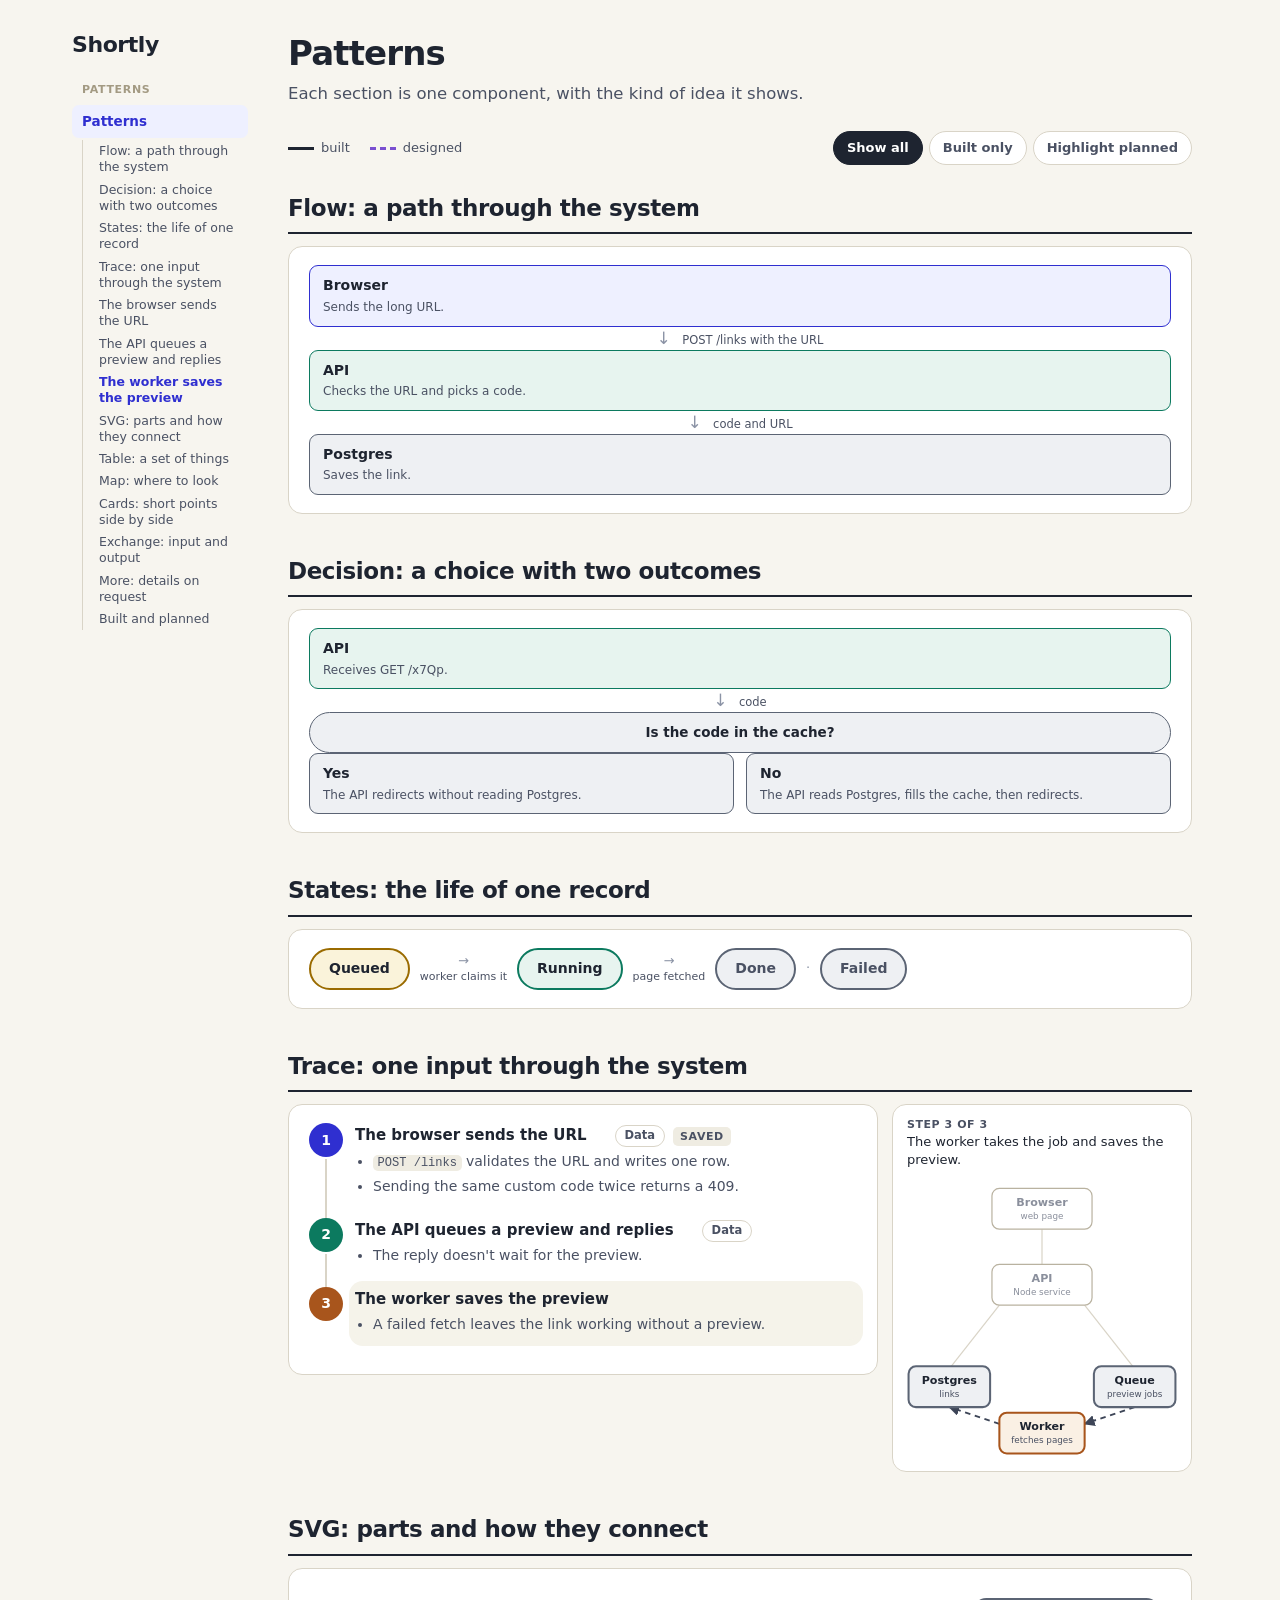
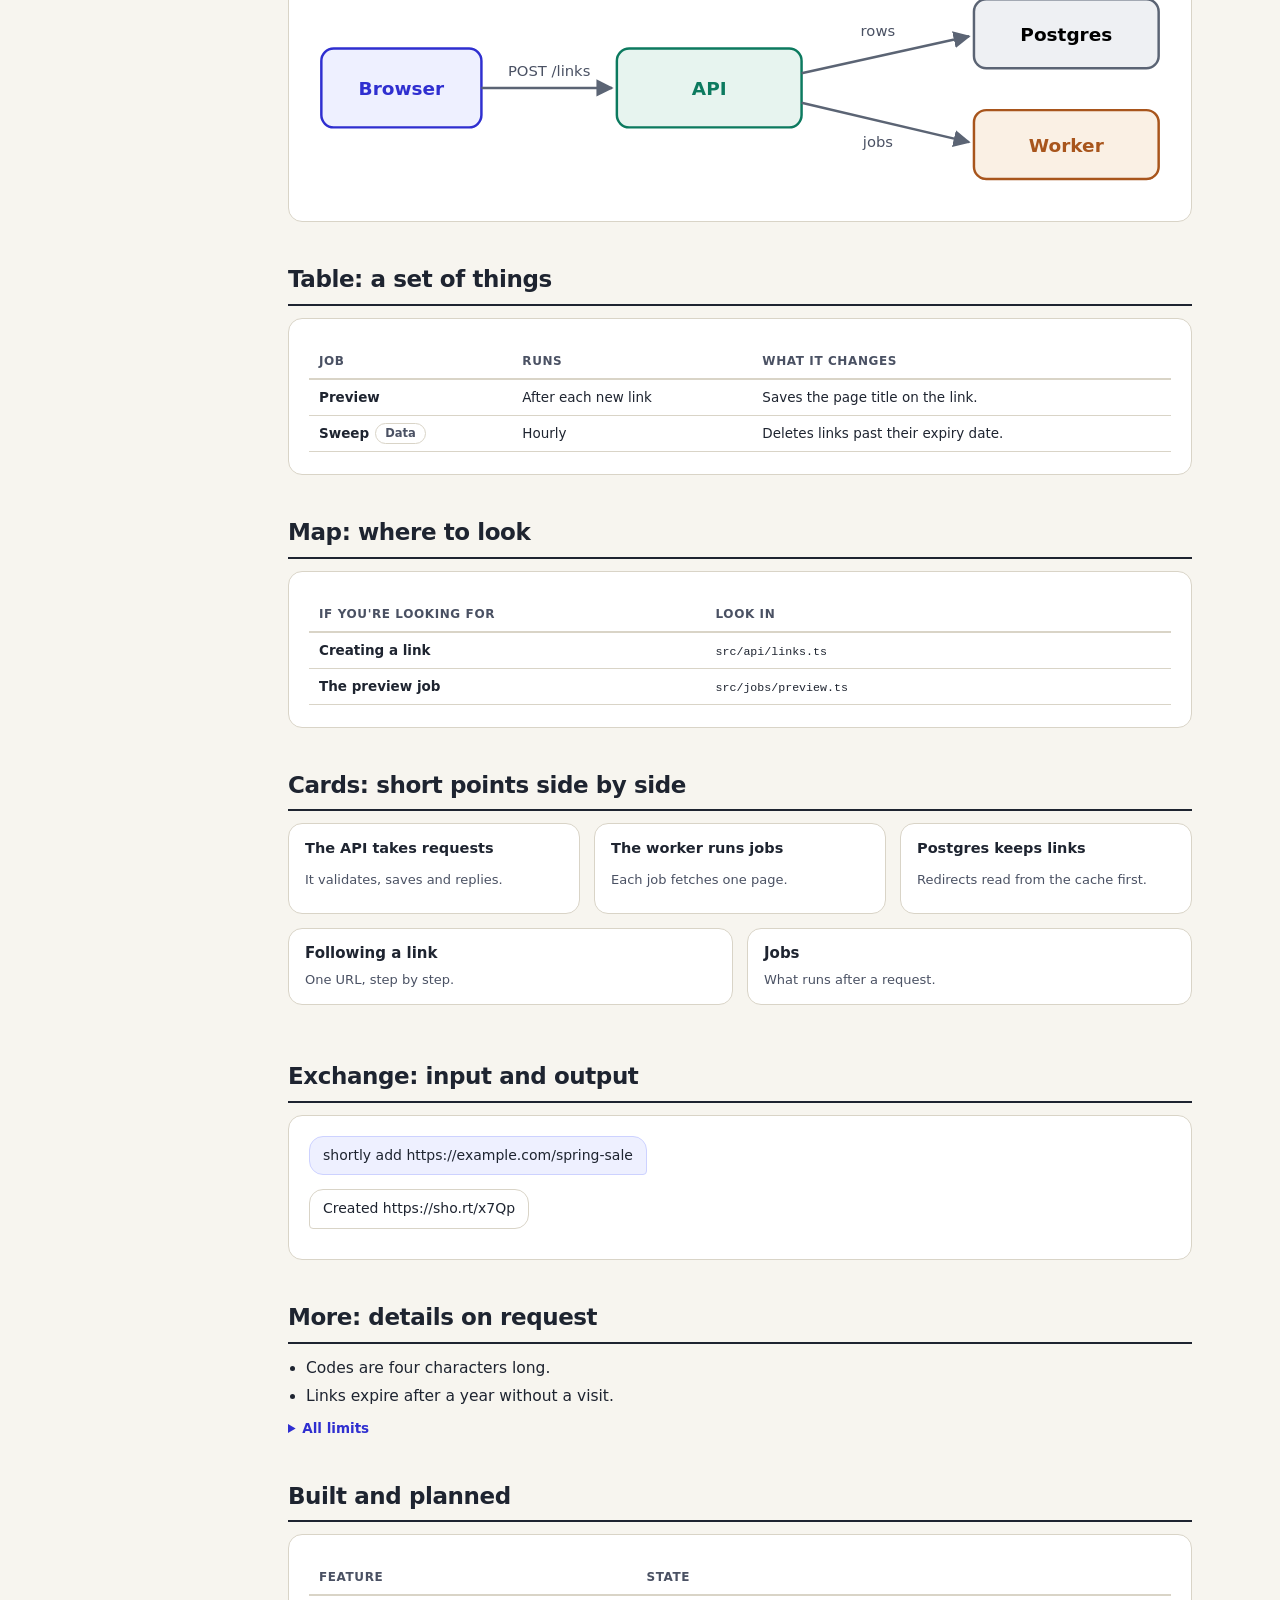
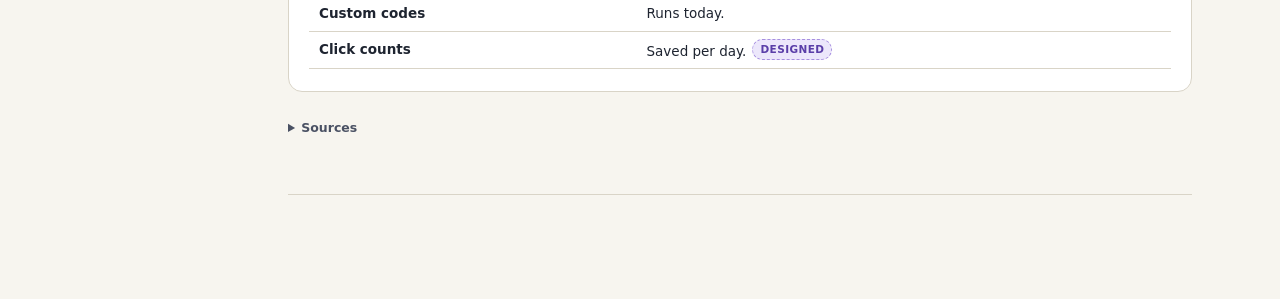
<file: .agents/skills/launch-docs/references/patterns.html>
<!doctype html>
<html lang="en">
<head>
<meta charset="utf-8">
<meta name="viewport" content="width=device-width, initial-scale=1">
<title>Patterns · Shortly</title>
<link rel="stylesheet" href="../assets/site/site.css">
<script src="patterns-data.js" defer></script>
<script src="../assets/site/site.js" defer></script>
</head>
<body>
<!-- Every component the site has. Shortly, a URL shortener, is made up: copy the markup, not the names or the content. -->
<h1>Patterns</h1>
<p class="lede">Each section is one component, with the kind of idea it shows.</p>

<!-- A sequence, with parts in color and what passes written on each arrow. -->
<section><h2>Flow: a path through the system</h2>
<div class="card"><div class="flow">
  <div class="node c1"><b>Browser</b><small>Sends the long URL.</small></div>
  <div class="arrow">↓ <span class="lbl">POST /links with the URL</span></div>
  <div class="node c2"><b>API</b><small>Checks the URL and picks a code.</small></div>
  <div class="arrow">↓ <span class="lbl">code and URL</span></div>
  <div class="node"><b>Postgres</b><small>Saves the link.</small></div>
</div></div></section>

<!-- A choice. Start each branch with the answer, and keep the columns about the same depth. -->
<section><h2>Decision: a choice with two outcomes</h2>
<div class="card"><div class="flow">
  <div class="node c2"><b>API</b><small>Receives GET /x7Qp.</small></div>
  <div class="arrow">↓ <span class="lbl">code</span></div>
  <div class="node decide">Is the code in the cache?</div>
  <div class="branch">
    <div class="node"><b>Yes</b><small>The API redirects without reading Postgres.</small></div>
    <div class="node"><b>No</b><small>The API reads Postgres, fills the cache, then redirects.</small></div>
  </div>
</div></div></section>

<!-- The life of one thing. Use run, waitst and term. -->
<section><h2>States: the life of one record</h2>
<div class="card"><div class="states" role="img" aria-label="Preview job states">
  <span class="state waitst">Queued</span>
  <span class="state-arrow">→<small>worker claims it</small></span>
  <span class="state run">Running</span>
  <span class="state-arrow">→<small>page fetched</small></span>
  <span class="state term">Done</span>
  <span class="state-arrow">·</span>
  <span class="state term">Failed</span>
</div></div></section>

<!-- The signature page: one input followed step by step. The map stays beside the steps on a wide screen,
     and is replaced by a line of system names on a narrow one. Each .tn has data-node. Each .te has
     data-edge="a-b", which a step lights with 'a>b' or 'b>a' in window.TRACE. See patterns-data.js. -->
<section><h2>Trace: one input through the system</h2>
<div class="trace">
  <div class="card"><div class="seq">
    <div class="step c1"><div class="n">1</div><div><b class="t">The browser sends the URL</b><span class="boundary">saved</span>
      <ul class="pts"><li><code>POST /links</code> validates the URL and writes one row.</li><li>Sending the same custom code twice returns a 409.</li></ul></div></div>
    <div class="step c2"><div class="n">2</div><div><b class="t">The API queues a preview and replies</b>
      <ul class="pts"><li>The reply doesn't wait for the preview.</li></ul></div></div>
    <div class="step c3"><div class="n">3</div><div><b class="t">The worker saves the preview</b>
      <ul class="pts"><li>A failed fetch leaves the link working without a preview.</li></ul></div></div>
  </div></div>
  <aside class="trace-map" aria-label="Which systems the current step uses">
    <p class="trace-cap" id="traceCap"></p>
    <svg viewBox="0 0 300 300" role="img" aria-label="System map highlighting the current step">
      <defs><marker id="trace-arrow" viewBox="0 0 10 10" refX="9" refY="5" markerWidth="6" markerHeight="6" orient="auto-start-reverse"><path d="M0,0 L10,5 L0,10 z" fill="#3d4557"/></marker></defs>
      <path class="te" data-edge="browser-api" d="M150 52 V90"/>
      <path class="te" data-edge="api-postgres" d="M104 134 L52 200"/>
      <path class="te" data-edge="api-queue" d="M196 134 L248 200"/>
      <path class="te" data-edge="queue-worker" d="M250 244 L196 262"/>
      <path class="te" data-edge="worker-postgres" d="M104 262 L50 244"/>
      <g class="tn c1" data-node="browser"><rect x="96" y="8" width="108" height="44" rx="8"/><text x="150" y="27">Browser</text><text class="sub" x="150" y="41">web page</text></g>
      <g class="tn c2" data-node="api"><rect x="96" y="90" width="108" height="44" rx="8"/><text x="150" y="109">API</text><text class="sub" x="150" y="123">Node service</text></g>
      <g class="tn gray" data-node="postgres"><rect x="6" y="200" width="88" height="44" rx="8"/><text x="50" y="219">Postgres</text><text class="sub" x="50" y="233">links</text></g>
      <g class="tn gray" data-node="queue"><rect x="206" y="200" width="88" height="44" rx="8"/><text x="250" y="219">Queue</text><text class="sub" x="250" y="233">preview jobs</text></g>
      <g class="tn c3" data-node="worker"><rect x="104" y="250" width="92" height="44" rx="8"/><text x="150" y="269">Worker</text><text class="sub" x="150" y="283">fetches pages</text></g>
    </svg>
  </aside>
</div></section>

<!-- SVG when position carries meaning. class="wide" keeps it readable on a phone, where its card scrolls.
     Text 12px or larger in a 700-wide viewBox stays legible. Don't let lines cross boxes or text. -->
<section><h2>SVG: parts and how they connect</h2>
<div class="card">
<svg class="wide" viewBox="0 0 700 170" width="100%" role="img" aria-label="The browser calls the API, which uses Postgres and a queue read by the worker">
  <defs><marker id="m" viewBox="0 0 10 10" refX="9" refY="5" markerWidth="7" markerHeight="7" orient="auto-start-reverse"><path d="M0,0 L10,5 L0,10 z" fill="#5b6474"/></marker></defs>
  <rect x="10" y="50" width="130" height="64" rx="10" fill="#eef0ff" stroke="#2f2fd0" stroke-width="2"/><text x="75" y="88" text-anchor="middle" font-size="15" font-weight="700" fill="#2f2fd0">Browser</text>
  <rect x="250" y="50" width="150" height="64" rx="10" fill="#e7f4ef" stroke="#0c7a5f" stroke-width="2"/><text x="325" y="88" text-anchor="middle" font-size="15" font-weight="700" fill="#0c7a5f">API</text>
  <rect x="540" y="10" width="150" height="56" rx="10" fill="#eef0f3" stroke="#5b6474" stroke-width="2"/><text x="615" y="44" text-anchor="middle" font-size="15" font-weight="700">Postgres</text>
  <rect x="540" y="100" width="150" height="56" rx="10" fill="#faf0e4" stroke="#a8551c" stroke-width="2"/><text x="615" y="134" text-anchor="middle" font-size="15" font-weight="700" fill="#a8551c">Worker</text>
  <path d="M140 82 H246" stroke="#5b6474" stroke-width="2" fill="none" marker-end="url(#m)"/><text x="195" y="72" text-anchor="middle" font-size="12" fill="#4a5163">POST /links</text>
  <path d="M400 70 L536 40" stroke="#5b6474" stroke-width="2" fill="none" marker-end="url(#m)"/><text x="462" y="40" text-anchor="middle" font-size="12" fill="#4a5163">rows</text>
  <path d="M400 94 L536 126" stroke="#5b6474" stroke-width="2" fill="none" marker-end="url(#m)"/><text x="462" y="130" text-anchor="middle" font-size="12" fill="#4a5163">jobs</text>
</svg></div></section>

<!-- A set of things. One row per thing, one column per property, with a short name first. data-flow adds a Data button. class="stack" stacks the rows on a phone, so use it with three or more columns. -->
<section><h2>Table: a set of things</h2>
<div class="card"><table class="stack">
  <tr><th>Job</th><th>Runs</th><th>What it changes</th></tr>
  <tr><td>Preview</td><td>After each new link</td><td>Saves the page title on the link.</td></tr>
  <tr data-flow="expire"><td>Sweep</td><td>Hourly</td><td>Deletes links past their expiry date.</td></tr>
</table></div></section>

<!-- Where to look. .map keeps the first column wide. -->
<section><h2>Map: where to look</h2>
<div class="card"><table class="map">
  <tr><th>If you're looking for</th><th>Look in</th></tr>
  <tr><td>Creating a link</td><td><span class="mono">src/api/links.ts</span></td></tr>
  <tr><td>The preview job</td><td><span class="mono">src/jobs/preview.ts</span></td></tr>
</table></div></section>

<!-- Short points that belong together. Use grid2 or grid3, and link with .go. -->
<section><h2>Cards: short points side by side</h2>
<div class="grid3">
  <div class="card tight"><p class="keyline">The API takes requests</p><p class="note">It validates, saves and replies.</p></div>
  <div class="card tight"><p class="keyline">The worker runs jobs</p><p class="note">Each job fetches one page.</p></div>
  <div class="card tight"><p class="keyline">Postgres keeps links</p><p class="note">Redirects read from the cache first.</p></div>
</div>
<div class="grid2">
  <a class="card tight go" href="#trace-one-input-through-the-system"><b>Following a link</b><span>One URL, step by step.</span></a>
  <a class="card tight go" href="#table-a-set-of-things"><b>Jobs</b><span>What runs after a request.</span></a>
</div></section>

<!-- Input and output, for chat tools, CLIs and anything with a back and forth. -->
<section><h2>Exchange: input and output</h2>
<div class="card">
  <p><span class="say me">shortly add https://example.com/spring-sale</span></p>
  <p><span class="say">Created https://sho.rt/x7Qp</span></p>
</div></section>

<!-- Details most readers don't need. One per page at most. -->
<section><h2>More: details on request</h2>
<ul class="pts"><li>Codes are four characters long.</li><li>Links expire after a year without a visit.</li></ul>
<details class="more"><summary>All limits</summary><div class="card tight"><table>
  <tr><th>Limit</th><th>Value</th></tr><tr><td>URL length</td><td>2,048 bytes</td></tr><tr><td>Links per day</td><td>100</td></tr>
</table></div></details></section>

<!-- Anything not on the default branch. It must read properly when hidden, and the filter appears on its own. -->
<section><h2>Built and planned</h2>
<div class="card"><table>
  <tr><th>Feature</th><th>State</th></tr>
  <tr><td>Custom codes</td><td>Runs today.</td></tr>
  <tr class="designed"><td>Click counts</td><td>Saved per day.<span class="tag design">designed</span></td></tr>
</table></div></section>

<details class="sources"><summary>Sources</summary><p><code>src/api/links.ts</code> · <code>src/jobs/preview.ts</code></p></details>
</body>
</html>
</file>
<file: docs/site/site.css>
:root{
  --paper:#f7f5ef; --card:#ffffff; --ink:#1e2430; --ink2:#4a5163; --line:#d9d4c7; --muted:#a39a83;
  --c1:#2f2fd0; --c1-bg:#eef0ff; --c2:#0c7a5f; --c2-bg:#e7f4ef; --c3:#a8551c; --c3-bg:#faf0e4;
  --gray:#5b6474; --gray-bg:#eef0f3; --wait:#9a6b00; --wait-bg:#faf3da; --stop:#b3261e; --ok:#177245;
  --radius:14px; --radius-s:9px;
}
*{box-sizing:border-box}
body{margin:0;background:var(--paper);color:var(--ink);
  font-family:"Avenir Next",Avenir,"Segoe UI",system-ui,-apple-system,sans-serif;
  font-size:15.5px;line-height:1.55;-webkit-font-smoothing:antialiased}
code,.mono{font-family:ui-monospace,"SF Mono",Menlo,Consolas,monospace;font-size:.86em}
code{background:#efece2;padding:.08em .38em;border-radius:5px;overflow-wrap:anywhere}
a{color:var(--c1)}
img{max-width:100%}
p{margin:0 0 10px;max-width:72ch}
h1{font-size:34px;line-height:1.15;letter-spacing:-.025em;margin:0 0 8px;font-weight:720}
h2{font-size:23px;letter-spacing:-.018em;margin:0 0 12px;font-weight:700;padding-bottom:6px;border-bottom:2px solid var(--ink)}
h3{font-size:16px;margin:20px 0 6px;font-weight:680}
section{margin-top:40px;scroll-margin-top:64px}
section:first-of-type{margin-top:18px}
h2,h3,.step .t{scroll-margin-top:calc(var(--bar,0px) + 18px)}
.lede{font-size:16.5px;color:var(--ink2);max-width:68ch}
.note{font-size:13px;color:var(--ink2)}
.keyline{font-size:14.5px;font-weight:620}
.pts{margin:4px 0 10px;padding-left:18px;max-width:72ch}
.pts li{margin:0 0 4px}
.pts.note{margin-top:10px}

/* layout */
.layout{display:grid;grid-template-columns:212px minmax(0,1fr);max-width:1180px;margin:0 auto}
main{padding:34px 38px 90px 26px;min-width:0}
nav.rail{position:sticky;top:0;height:100vh;padding:28px 14px 28px 22px;overflow:auto}
nav.rail .brand{font-size:22px;font-weight:700;letter-spacing:-.02em;margin-bottom:2px}
nav.rail .brand a{all:unset;cursor:pointer}
nav.rail a{display:block;color:var(--ink2);text-decoration:none;font-size:13.5px;padding:6px 10px;border-radius:7px;margin-bottom:1px;font-weight:550}
nav.rail a:hover{background:#ece8d9;color:var(--ink)}
nav.rail a[aria-current]{background:var(--c1-bg);color:var(--c1);font-weight:650}
nav.rail a.group{font-size:11px;font-weight:700;letter-spacing:.06em;text-transform:uppercase;color:var(--muted);margin:16px 0 4px;padding:3px 10px}
nav.rail a.group:hover{color:var(--ink);background:none}
.subs{margin:2px 0 8px 10px;padding-left:8px;border-left:1px solid var(--line)}
nav.rail .subs a{font-size:12.5px;font-weight:500;padding:3px 8px;margin:0;line-height:1.3}
nav.rail .subs a.on{color:var(--c1);background:none;font-weight:650}
.menu-btn{display:none;font:inherit;font-size:13px;font-weight:600;padding:5px 12px;border-radius:999px;border:1px solid var(--line);background:var(--card);color:var(--ink2)}
.pager{display:flex;justify-content:space-between;gap:12px;margin-top:56px;border-top:1px solid var(--line);padding-top:14px;font-size:14px}
.pager a{text-decoration:none;font-weight:600}
.pager span{display:block;font-size:11.5px;color:var(--ink2);font-weight:500}
.copy-link{display:inline-flex;margin-left:6px;color:var(--ink2);opacity:0;vertical-align:-1px;transition:opacity .12s}
h1:hover .copy-link,h2:hover .copy-link,h3:hover .copy-link,.step .t:hover .copy-link,.copy-link:focus-visible{opacity:1}
.copy-link:hover{color:var(--c1)}
.copy-link.copied{color:var(--ok);opacity:1}
@media (hover:none){.copy-link{opacity:.5}}

/* cards and grids */
.card{background:var(--card);border:1px solid var(--line);border-radius:var(--radius);padding:18px 20px;margin-bottom:14px}
.card.tight{padding:13px 16px}
.grid2{display:grid;grid-template-columns:1fr 1fr;gap:14px}
.grid3{display:grid;grid-template-columns:repeat(3,1fr);gap:14px}
.grid4{display:grid;grid-template-columns:repeat(4,1fr);gap:12px}
.grid2>*,.grid3>*,.grid4>*,.branch>*,.branch3>*,.branch4>*,.trace>*,.step>div:last-child{min-width:0}
.go{display:block;text-decoration:none;color:inherit}
.go:hover{border-color:var(--c1)}
.go b{display:block;font-size:15px;margin-bottom:2px}
.go>span{font-size:13px;color:var(--ink2)}
.say{background:var(--card);border:1px solid var(--line);border-radius:14px 14px 14px 4px;padding:8px 13px;display:inline-block;font-size:14px;margin:2px 0}
.say.me{border-radius:14px 14px 4px 14px;background:var(--c1-bg);border-color:#cdd2ff}
.shot{display:block;width:100%;height:auto;border:1px solid var(--line);border-radius:var(--radius-s);margin-bottom:8px}
.shots{display:grid;grid-template-columns:repeat(2,minmax(0,1fr));gap:14px;margin-bottom:14px}
details.more{margin:10px 0;font-size:14px}
details.more summary{cursor:pointer;font-weight:600;color:var(--c1);font-size:13.5px}
details.more[open] summary{margin-bottom:8px}
.sources{margin-top:26px;font-size:12.5px;color:var(--ink2)}
.sources summary{cursor:pointer;font-weight:600}

/* built and planned */
.legend{display:flex;flex-wrap:wrap;gap:8px 20px;align-items:center;margin:16px 0 4px;padding:8px 0;font-size:13px;color:var(--ink2);position:sticky;top:0;z-index:5;background:var(--paper)}
.swatch{display:inline-block;width:26px;height:0;vertical-align:middle;margin-right:7px}
.sw-solid{border-top:3px solid var(--ink)}
.sw-dashed{border-top:3px dashed #7a4fd0}
.sw-dotted{border-top:3px dotted #c9a227}
.viewbar{display:flex;gap:6px;flex-wrap:wrap}
.viewbar button{font:inherit;font-size:13px;font-weight:600;padding:6px 13px;border-radius:999px;border:1px solid var(--line);background:var(--card);color:var(--ink2);cursor:pointer}
.viewbar button.on{background:var(--ink);color:#fff;border-color:var(--ink)}
body.only-impl .designed,body.only-impl .in-review{display:none!important}
body.only-design .designed{outline:2px dashed #7a4fd0;outline-offset:2px;background:#f1ecfd}
body.only-design .in-review{outline:2px dotted #c9a227;outline-offset:2px;background:#fdf6e0}
body.only-design tr.designed td{background:#f1ecfd}
body.only-design nav.rail .subs a.designed{outline:none;background:none}
#viewStatus{flex-basis:100%;font-weight:600;color:var(--ink)}
#viewStatus:empty{display:none}
.planned-note{display:inline-block;margin:0 0 10px}
.tag{display:inline-block;font-size:10.5px;font-weight:700;letter-spacing:.04em;text-transform:uppercase;padding:1.5px 7px;border-radius:999px;vertical-align:2px;margin-left:6px;white-space:nowrap}
.tag.design{background:#ece7fb;color:#5a3ea8;border:1px dashed #a78fe0}
.tag.review{background:#fdf6e0;color:#7a5b00;border:1px dotted #c9a227}

/* flow diagrams */
.flow{display:flex;flex-direction:column;align-items:stretch}
.node{border:1.8px solid var(--gray);background:var(--gray-bg);border-radius:var(--radius-s);padding:9px 13px;font-size:13.5px}
.node b{font-size:14px}
.node small{display:block;color:var(--ink2);font-size:12px;line-height:1.45;margin-top:2px}
.node.c1{border-color:var(--c1);background:var(--c1-bg)}
.node.c2{border-color:var(--c2);background:var(--c2-bg)}
.node.c3{border-color:var(--c3);background:var(--c3-bg)}
.node.wait{border-color:var(--wait);background:var(--wait-bg)}
.node.decide{border-radius:22px;text-align:center;font-weight:650}
.node.designed-node{border-style:dashed;border-color:#8b93a5;background:#f4f4f7}
.arrow{align-self:center;color:#8b93a5;font-size:17px;line-height:1;padding:3px 0;user-select:none}
.arrow .lbl{font-size:11.5px;color:var(--ink2);margin-left:6px}
.branch{display:grid;grid-template-columns:1fr 1fr;gap:12px}
.branch3{display:grid;grid-template-columns:repeat(3,1fr);gap:12px}
.branch4{display:grid;grid-template-columns:repeat(4,minmax(0,1fr));gap:10px}
.loopback{font-size:12.5px;color:var(--c2);font-weight:650;text-align:center;padding:5px 0}
svg text{font-family:inherit}

/* state diagrams */
.states{display:flex;flex-wrap:wrap;gap:10px;align-items:center}
.state{border:2px solid var(--ink);border-radius:999px;padding:8px 18px;font-weight:680;font-size:14px;background:var(--card)}
.state.run{border-color:var(--c2);background:var(--c2-bg)}
.state.waitst{border-color:var(--wait);background:var(--wait-bg)}
.state.term{border-color:var(--gray);background:var(--gray-bg);color:var(--ink2)}
.state-arrow{color:#8b93a5;font-size:13px;text-align:center;line-height:1.3}
.state-arrow small{display:block;font-size:11px;color:var(--ink2)}

/* tables */
table{border-collapse:collapse;width:100%;font-size:13.5px;margin:8px 0 4px}
th,td{text-align:left;padding:7px 10px;border-bottom:1px solid var(--line);vertical-align:top}
th{font-size:12px;text-transform:uppercase;letter-spacing:.05em;color:var(--ink2);border-bottom:2px solid var(--line)}
td:first-child{font-weight:600}
td:first-child code{overflow-wrap:normal}
td.nw,th.nw{white-space:nowrap}
.map td:first-child{font-weight:550;width:46%}

/* steps */
.seq{display:flex;flex-direction:column}
.step{display:grid;grid-template-columns:34px 1fr;gap:12px;position:relative;padding-bottom:16px}
.step::before{content:"";position:absolute;left:16px;top:36px;bottom:0;width:2px;background:var(--line)}
.step:last-child::before{display:none}
.step .n{width:34px;height:34px;border-radius:50%;background:var(--ink);color:#fff;font-weight:700;display:flex;align-items:center;justify-content:center;font-size:14px;z-index:1;flex:none}
.step.c1 .n{background:var(--c1)}
.step.c2 .n{background:var(--c2)}
.step.c3 .n{background:var(--c3)}
.step.wait .n{background:var(--wait)}
.step p{margin:2px 0 0;font-size:14px;color:var(--ink2)}
.step b.t{font-size:15px}
.step .pts{margin:3px 0 0;font-size:14px;color:var(--ink2)}
.boundary{display:inline-block;font-size:11px;font-weight:700;letter-spacing:.05em;text-transform:uppercase;background:#efece2;border-radius:5px;padding:1px 7px;margin-left:8px;color:var(--ink2)}

/* a sequence of steps with a system map that follows the current step */
.trace{display:grid;grid-template-columns:minmax(0,1fr) 300px;gap:14px;align-items:start}
.trace>.card{margin-bottom:0}
.trace-map{position:sticky;top:calc(var(--bar,0px) + 10px);background:var(--card);border:1px solid var(--line);border-radius:var(--radius);padding:12px 10px}
.trace-map svg{display:block;width:100%;max-height:calc(100vh - var(--bar,0px) - 110px)}
.trace-cap{font-size:13px;line-height:1.4;min-height:56px;margin:0 0 8px;padding:0 4px;max-width:none}
.trace-cap b{display:block;font-size:11px;letter-spacing:.05em;text-transform:uppercase;color:var(--ink2);font-weight:700}
.tn rect{fill:#fff;stroke:#b9b2a0;stroke-width:1.3;transition:fill .2s,stroke .2s}
.tn text{fill:#8a8f9c;font-size:12px;font-weight:650;text-anchor:middle;transition:fill .2s}
.tn text.sub{font-size:9.5px;font-weight:400}
.tn.on text{fill:var(--ink)}
.tn.on text.sub{fill:var(--ink2)}
.tn.on rect{stroke-width:2.2}
.tn.frame rect{fill:none;stroke-dasharray:3 3}
.tn.frame.on rect{fill:none;stroke:var(--c1);stroke-width:1.5}
.tn.c1.on rect{fill:var(--c1-bg);stroke:var(--c1)}
.tn.c2.on rect{fill:var(--c2-bg);stroke:var(--c2)}
.tn.c3.on rect{fill:var(--c3-bg);stroke:var(--c3)}
.tn.gray.on rect{fill:var(--gray-bg);stroke:var(--gray)}
.te{fill:none;stroke:#d9d4c7;stroke-width:1.3;transition:stroke .2s}
.te.on{stroke:#3d4557;stroke-width:2;stroke-dasharray:6 5;animation:dash 1.1s linear infinite}
.te.on.rev{animation-direction:reverse}
.te.hot{stroke:var(--c1);stroke-width:3.5}
@keyframes dash{to{stroke-dashoffset:-11}}
@media (prefers-reduced-motion:reduce){.te.on{animation:none}}
.trace .step{cursor:pointer}
.step.cur>div:last-child{background:#f5f3ea;border-radius:8px;box-shadow:0 0 0 6px #f5f3ea}
.step-sys{display:none;font-size:11.5px;color:var(--ink2);margin-top:5px;font-weight:600}

/* data panels */
.data-btn{font:inherit;font-size:11.5px;font-weight:650;padding:1px 9px;margin-left:8px;border-radius:999px;border:1px solid var(--line);background:var(--card);color:var(--ink2);cursor:pointer;vertical-align:1px}
.data-btn:hover{border-color:var(--c1);color:var(--c1)}
.data-btn[aria-expanded="true"]{background:var(--ink);border-color:var(--ink);color:#fff}
td .data-btn{margin-left:6px}
.step-data{margin:10px 0 2px;cursor:auto}
.step-data>.note{margin-bottom:8px;font-size:12px}
.data-row>td{font-weight:400;padding:2px 10px 12px}
.data-row .step-data{margin:0;width:0;min-width:100%}
.ex{background:var(--card);border:1px solid var(--line);border-radius:var(--radius-s);margin-bottom:6px;padding:7px 11px}
.ex summary{cursor:pointer;font-size:12.5px;display:flex;flex-wrap:wrap;gap:3px 8px;align-items:baseline}
.ex summary::before{content:"▸";color:#8b93a5;font-size:10px}
.ex[open] summary::before{content:"▾"}
.ex-route{font-weight:650;color:var(--ink)}
.ex .note{margin:8px 0 0;font-size:12.5px}
.ex-label{font-size:10.5px;font-weight:700;letter-spacing:.05em;text-transform:uppercase;color:var(--ink2);margin:10px 0 3px}
.json{margin:0;padding:9px 11px;background:#f5f3ea;border-radius:7px;overflow-x:auto;font-size:12px;line-height:1.5}
.json code{background:none;padding:0;white-space:pre-wrap;overflow-wrap:anywhere;font-size:inherit;border-radius:0}
.json .k{color:var(--c1)}
.json .s{color:var(--c2)}
.ex .ex-src{margin:8px 0 0;font-family:ui-monospace,"SF Mono",Menlo,Consolas,monospace;font-size:10.5px;color:#8a8268}
pre{overflow-x:auto;max-width:100%}

/* narrower screens */
@media (max-width:1100px){
  .trace{grid-template-columns:minmax(0,1fr)}
  .trace-map{display:none}
  .trace .step{cursor:default}
  .step.cur>div:last-child{background:none;box-shadow:none}
  .step-sys{display:block}
}
@media (max-width:980px){
  .grid3,.grid4{grid-template-columns:1fr 1fr}
  .grid2{grid-template-columns:minmax(0,1fr)}
  .branch4{grid-template-columns:1fr 1fr}
}
@media (max-width:820px){
  .layout{grid-template-columns:minmax(0,1fr)}
  main{padding:10px 16px 70px}
  nav.rail{position:static;height:auto;display:block;padding:14px 16px 4px}
  nav.rail .links{display:none}
  nav.rail.open .links{display:block}
  nav.rail .brand{display:flex;justify-content:space-between;align-items:center}
  .menu-btn{display:inline-block}
  .legend{position:static}
  .map td:first-child{width:32%}
  .branch,.branch3{grid-template-columns:minmax(0,1fr)}
  .card{overflow-x:auto}
  .trace>.card{overflow-x:visible}
  svg.wide{min-width:600px}
  /* a shadow at the edge shows that a wide diagram scrolls */
  .card:has(>svg.wide){background:linear-gradient(to right,var(--card) 30%,transparent) left/28px 100% no-repeat local,linear-gradient(to left,var(--card) 30%,transparent) right/28px 100% no-repeat local,radial-gradient(farthest-side at 0 50%,rgba(30,36,48,.18),transparent) left/10px 100% no-repeat scroll,radial-gradient(farthest-side at 100% 50%,rgba(30,36,48,.18),transparent) right/10px 100% no-repeat scroll,var(--card)}
  .shots{grid-template-columns:minmax(0,1fr)}
}
@media (max-width:560px){
  .grid3,.grid4,.branch4{grid-template-columns:minmax(0,1fr)}
  /* a table with class stack turns each row into a block, labeled from its header */
  table.stack,table.stack tbody{display:block}
  table.stack tr:has(th){display:none}
  table.stack tr{display:block;padding:10px 0;border-bottom:1px solid var(--line)}
  table.stack tr:last-child{border-bottom:0}
  table.stack tr[hidden]{display:none}
  table.stack td{display:block;border:0;padding:3px 0}
  table.stack td:not(:first-child)[data-label]::before{content:attr(data-label);display:block;font-size:10.5px;font-weight:700;letter-spacing:.05em;text-transform:uppercase;color:var(--ink2)}
}
</file>
<file: .agents/skills/launch-docs/assets/site/site.css>
:root{
  --paper:#f7f5ef; --card:#ffffff; --ink:#1e2430; --ink2:#4a5163; --line:#d9d4c7; --muted:#a39a83;
  --c1:#2f2fd0; --c1-bg:#eef0ff; --c2:#0c7a5f; --c2-bg:#e7f4ef; --c3:#a8551c; --c3-bg:#faf0e4;
  --gray:#5b6474; --gray-bg:#eef0f3; --wait:#9a6b00; --wait-bg:#faf3da; --stop:#b3261e; --ok:#177245;
  --radius:14px; --radius-s:9px;
}
*{box-sizing:border-box}
body{margin:0;background:var(--paper);color:var(--ink);
  font-family:"Avenir Next",Avenir,"Segoe UI",system-ui,-apple-system,sans-serif;
  font-size:15.5px;line-height:1.55;-webkit-font-smoothing:antialiased}
code,.mono{font-family:ui-monospace,"SF Mono",Menlo,Consolas,monospace;font-size:.86em}
code{background:#efece2;padding:.08em .38em;border-radius:5px;overflow-wrap:anywhere}
a{color:var(--c1)}
img{max-width:100%}
p{margin:0 0 10px;max-width:72ch}
h1{font-size:34px;line-height:1.15;letter-spacing:-.025em;margin:0 0 8px;font-weight:720}
h2{font-size:23px;letter-spacing:-.018em;margin:0 0 12px;font-weight:700;padding-bottom:6px;border-bottom:2px solid var(--ink)}
h3{font-size:16px;margin:20px 0 6px;font-weight:680}
section{margin-top:40px;scroll-margin-top:64px}
section:first-of-type{margin-top:18px}
h2,h3,.step .t{scroll-margin-top:calc(var(--bar,0px) + 18px)}
.lede{font-size:16.5px;color:var(--ink2);max-width:68ch}
.note{font-size:13px;color:var(--ink2)}
.keyline{font-size:14.5px;font-weight:620}
.pts{margin:4px 0 10px;padding-left:18px;max-width:72ch}
.pts li{margin:0 0 4px}
.pts.note{margin-top:10px}

/* layout */
.layout{display:grid;grid-template-columns:212px minmax(0,1fr);max-width:1180px;margin:0 auto}
main{padding:34px 38px 90px 26px;min-width:0}
nav.rail{position:sticky;top:0;height:100vh;padding:28px 14px 28px 22px;overflow:auto}
nav.rail .brand{font-size:22px;font-weight:700;letter-spacing:-.02em;margin-bottom:2px}
nav.rail .brand a{all:unset;cursor:pointer}
nav.rail a{display:block;color:var(--ink2);text-decoration:none;font-size:13.5px;padding:6px 10px;border-radius:7px;margin-bottom:1px;font-weight:550}
nav.rail a:hover{background:#ece8d9;color:var(--ink)}
nav.rail a[aria-current]{background:var(--c1-bg);color:var(--c1);font-weight:650}
nav.rail a.group{font-size:11px;font-weight:700;letter-spacing:.06em;text-transform:uppercase;color:var(--muted);margin:16px 0 4px;padding:3px 10px}
nav.rail a.group:hover{color:var(--ink);background:none}
.subs{margin:2px 0 8px 10px;padding-left:8px;border-left:1px solid var(--line)}
nav.rail .subs a{font-size:12.5px;font-weight:500;padding:3px 8px;margin:0;line-height:1.3}
nav.rail .subs a.on{color:var(--c1);background:none;font-weight:650}
.menu-btn{display:none;font:inherit;font-size:13px;font-weight:600;padding:5px 12px;border-radius:999px;border:1px solid var(--line);background:var(--card);color:var(--ink2)}
.pager{display:flex;justify-content:space-between;gap:12px;margin-top:56px;border-top:1px solid var(--line);padding-top:14px;font-size:14px}
.pager a{text-decoration:none;font-weight:600}
.pager span{display:block;font-size:11.5px;color:var(--ink2);font-weight:500}
.copy-link{display:inline-flex;margin-left:6px;color:var(--ink2);opacity:0;vertical-align:-1px;transition:opacity .12s}
h1:hover .copy-link,h2:hover .copy-link,h3:hover .copy-link,.step .t:hover .copy-link,.copy-link:focus-visible{opacity:1}
.copy-link:hover{color:var(--c1)}
.copy-link.copied{color:var(--ok);opacity:1}
@media (hover:none){.copy-link{opacity:.5}}

/* cards and grids */
.card{background:var(--card);border:1px solid var(--line);border-radius:var(--radius);padding:18px 20px;margin-bottom:14px}
.card.tight{padding:13px 16px}
.grid2{display:grid;grid-template-columns:1fr 1fr;gap:14px}
.grid3{display:grid;grid-template-columns:repeat(3,1fr);gap:14px}
.grid4{display:grid;grid-template-columns:repeat(4,1fr);gap:12px}
.grid2>*,.grid3>*,.grid4>*,.branch>*,.branch3>*,.branch4>*,.trace>*,.step>div:last-child{min-width:0}
.go{display:block;text-decoration:none;color:inherit}
.go:hover{border-color:var(--c1)}
.go b{display:block;font-size:15px;margin-bottom:2px}
.go>span{font-size:13px;color:var(--ink2)}
.say{background:var(--card);border:1px solid var(--line);border-radius:14px 14px 14px 4px;padding:8px 13px;display:inline-block;font-size:14px;margin:2px 0}
.say.me{border-radius:14px 14px 4px 14px;background:var(--c1-bg);border-color:#cdd2ff}
.shot{display:block;width:100%;height:auto;border:1px solid var(--line);border-radius:var(--radius-s);margin-bottom:8px}
.shots{display:grid;grid-template-columns:repeat(2,minmax(0,1fr));gap:14px;margin-bottom:14px}
details.more{margin:10px 0;font-size:14px}
details.more summary{cursor:pointer;font-weight:600;color:var(--c1);font-size:13.5px}
details.more[open] summary{margin-bottom:8px}
.sources{margin-top:26px;font-size:12.5px;color:var(--ink2)}
.sources summary{cursor:pointer;font-weight:600}

/* built and planned */
.legend{display:flex;flex-wrap:wrap;gap:8px 20px;align-items:center;margin:16px 0 4px;padding:8px 0;font-size:13px;color:var(--ink2);position:sticky;top:0;z-index:5;background:var(--paper)}
.swatch{display:inline-block;width:26px;height:0;vertical-align:middle;margin-right:7px}
.sw-solid{border-top:3px solid var(--ink)}
.sw-dashed{border-top:3px dashed #7a4fd0}
.sw-dotted{border-top:3px dotted #c9a227}
.viewbar{display:flex;gap:6px;flex-wrap:wrap}
.viewbar button{font:inherit;font-size:13px;font-weight:600;padding:6px 13px;border-radius:999px;border:1px solid var(--line);background:var(--card);color:var(--ink2);cursor:pointer}
.viewbar button.on{background:var(--ink);color:#fff;border-color:var(--ink)}
body.only-impl .designed,body.only-impl .in-review{display:none!important}
body.only-design .designed{outline:2px dashed #7a4fd0;outline-offset:2px;background:#f1ecfd}
body.only-design .in-review{outline:2px dotted #c9a227;outline-offset:2px;background:#fdf6e0}
body.only-design tr.designed td{background:#f1ecfd}
body.only-design nav.rail .subs a.designed{outline:none;background:none}
#viewStatus{flex-basis:100%;font-weight:600;color:var(--ink)}
#viewStatus:empty{display:none}
.planned-note{display:inline-block;margin:0 0 10px}
.tag{display:inline-block;font-size:10.5px;font-weight:700;letter-spacing:.04em;text-transform:uppercase;padding:1.5px 7px;border-radius:999px;vertical-align:2px;margin-left:6px;white-space:nowrap}
.tag.design{background:#ece7fb;color:#5a3ea8;border:1px dashed #a78fe0}
.tag.review{background:#fdf6e0;color:#7a5b00;border:1px dotted #c9a227}

/* flow diagrams */
.flow{display:flex;flex-direction:column;align-items:stretch}
.node{border:1.8px solid var(--gray);background:var(--gray-bg);border-radius:var(--radius-s);padding:9px 13px;font-size:13.5px}
.node b{font-size:14px}
.node small{display:block;color:var(--ink2);font-size:12px;line-height:1.45;margin-top:2px}
.node.c1{border-color:var(--c1);background:var(--c1-bg)}
.node.c2{border-color:var(--c2);background:var(--c2-bg)}
.node.c3{border-color:var(--c3);background:var(--c3-bg)}
.node.wait{border-color:var(--wait);background:var(--wait-bg)}
.node.decide{border-radius:22px;text-align:center;font-weight:650}
.node.designed-node{border-style:dashed;border-color:#8b93a5;background:#f4f4f7}
.arrow{align-self:center;color:#8b93a5;font-size:17px;line-height:1;padding:3px 0;user-select:none}
.arrow .lbl{font-size:11.5px;color:var(--ink2);margin-left:6px}
.branch{display:grid;grid-template-columns:1fr 1fr;gap:12px}
.branch3{display:grid;grid-template-columns:repeat(3,1fr);gap:12px}
.branch4{display:grid;grid-template-columns:repeat(4,minmax(0,1fr));gap:10px}
.loopback{font-size:12.5px;color:var(--c2);font-weight:650;text-align:center;padding:5px 0}
svg text{font-family:inherit}

/* state diagrams */
.states{display:flex;flex-wrap:wrap;gap:10px;align-items:center}
.state{border:2px solid var(--ink);border-radius:999px;padding:8px 18px;font-weight:680;font-size:14px;background:var(--card)}
.state.run{border-color:var(--c2);background:var(--c2-bg)}
.state.waitst{border-color:var(--wait);background:var(--wait-bg)}
.state.term{border-color:var(--gray);background:var(--gray-bg);color:var(--ink2)}
.state-arrow{color:#8b93a5;font-size:13px;text-align:center;line-height:1.3}
.state-arrow small{display:block;font-size:11px;color:var(--ink2)}

/* tables */
table{border-collapse:collapse;width:100%;font-size:13.5px;margin:8px 0 4px}
th,td{text-align:left;padding:7px 10px;border-bottom:1px solid var(--line);vertical-align:top}
th{font-size:12px;text-transform:uppercase;letter-spacing:.05em;color:var(--ink2);border-bottom:2px solid var(--line)}
td:first-child{font-weight:600}
td:first-child code{overflow-wrap:normal}
td.nw,th.nw{white-space:nowrap}
.map td:first-child{font-weight:550;width:46%}

/* steps */
.seq{display:flex;flex-direction:column}
.step{display:grid;grid-template-columns:34px 1fr;gap:12px;position:relative;padding-bottom:16px}
.step::before{content:"";position:absolute;left:16px;top:36px;bottom:0;width:2px;background:var(--line)}
.step:last-child::before{display:none}
.step .n{width:34px;height:34px;border-radius:50%;background:var(--ink);color:#fff;font-weight:700;display:flex;align-items:center;justify-content:center;font-size:14px;z-index:1;flex:none}
.step.c1 .n{background:var(--c1)}
.step.c2 .n{background:var(--c2)}
.step.c3 .n{background:var(--c3)}
.step.wait .n{background:var(--wait)}
.step p{margin:2px 0 0;font-size:14px;color:var(--ink2)}
.step b.t{font-size:15px}
.step .pts{margin:3px 0 0;font-size:14px;color:var(--ink2)}
.boundary{display:inline-block;font-size:11px;font-weight:700;letter-spacing:.05em;text-transform:uppercase;background:#efece2;border-radius:5px;padding:1px 7px;margin-left:8px;color:var(--ink2)}

/* a sequence of steps with a system map that follows the current step */
.trace{display:grid;grid-template-columns:minmax(0,1fr) 300px;gap:14px;align-items:start}
.trace>.card{margin-bottom:0}
.trace-map{position:sticky;top:calc(var(--bar,0px) + 10px);background:var(--card);border:1px solid var(--line);border-radius:var(--radius);padding:12px 10px}
.trace-map svg{display:block;width:100%;max-height:calc(100vh - var(--bar,0px) - 110px)}
.trace-cap{font-size:13px;line-height:1.4;min-height:56px;margin:0 0 8px;padding:0 4px;max-width:none}
.trace-cap b{display:block;font-size:11px;letter-spacing:.05em;text-transform:uppercase;color:var(--ink2);font-weight:700}
.tn rect{fill:#fff;stroke:#b9b2a0;stroke-width:1.3;transition:fill .2s,stroke .2s}
.tn text{fill:#8a8f9c;font-size:12px;font-weight:650;text-anchor:middle;transition:fill .2s}
.tn text.sub{font-size:9.5px;font-weight:400}
.tn.on text{fill:var(--ink)}
.tn.on text.sub{fill:var(--ink2)}
.tn.on rect{stroke-width:2.2}
.tn.frame rect{fill:none;stroke-dasharray:3 3}
.tn.frame.on rect{fill:none;stroke:var(--c1);stroke-width:1.5}
.tn.c1.on rect{fill:var(--c1-bg);stroke:var(--c1)}
.tn.c2.on rect{fill:var(--c2-bg);stroke:var(--c2)}
.tn.c3.on rect{fill:var(--c3-bg);stroke:var(--c3)}
.tn.gray.on rect{fill:var(--gray-bg);stroke:var(--gray)}
.te{fill:none;stroke:#d9d4c7;stroke-width:1.3;transition:stroke .2s}
.te.on{stroke:#3d4557;stroke-width:2;stroke-dasharray:6 5;animation:dash 1.1s linear infinite}
.te.on.rev{animation-direction:reverse}
.te.hot{stroke:var(--c1);stroke-width:3.5}
@keyframes dash{to{stroke-dashoffset:-11}}
@media (prefers-reduced-motion:reduce){.te.on{animation:none}}
.trace .step{cursor:pointer}
.step.cur>div:last-child{background:#f5f3ea;border-radius:8px;box-shadow:0 0 0 6px #f5f3ea}
.step-sys{display:none;font-size:11.5px;color:var(--ink2);margin-top:5px;font-weight:600}

/* data panels */
.data-btn{font:inherit;font-size:11.5px;font-weight:650;padding:1px 9px;margin-left:8px;border-radius:999px;border:1px solid var(--line);background:var(--card);color:var(--ink2);cursor:pointer;vertical-align:1px}
.data-btn:hover{border-color:var(--c1);color:var(--c1)}
.data-btn[aria-expanded="true"]{background:var(--ink);border-color:var(--ink);color:#fff}
td .data-btn{margin-left:6px}
.step-data{margin:10px 0 2px;cursor:auto}
.step-data>.note{margin-bottom:8px;font-size:12px}
.data-row>td{font-weight:400;padding:2px 10px 12px}
.data-row .step-data{margin:0;width:0;min-width:100%}
.ex{background:var(--card);border:1px solid var(--line);border-radius:var(--radius-s);margin-bottom:6px;padding:7px 11px}
.ex summary{cursor:pointer;font-size:12.5px;display:flex;flex-wrap:wrap;gap:3px 8px;align-items:baseline}
.ex summary::before{content:"▸";color:#8b93a5;font-size:10px}
.ex[open] summary::before{content:"▾"}
.ex-route{font-weight:650;color:var(--ink)}
.ex .note{margin:8px 0 0;font-size:12.5px}
.ex-label{font-size:10.5px;font-weight:700;letter-spacing:.05em;text-transform:uppercase;color:var(--ink2);margin:10px 0 3px}
.json{margin:0;padding:9px 11px;background:#f5f3ea;border-radius:7px;overflow-x:auto;font-size:12px;line-height:1.5}
.json code{background:none;padding:0;white-space:pre-wrap;overflow-wrap:anywhere;font-size:inherit;border-radius:0}
.json .k{color:var(--c1)}
.json .s{color:var(--c2)}
.ex .ex-src{margin:8px 0 0;font-family:ui-monospace,"SF Mono",Menlo,Consolas,monospace;font-size:10.5px;color:#8a8268}
pre{overflow-x:auto;max-width:100%}

/* narrower screens */
@media (max-width:1100px){
  .trace{grid-template-columns:minmax(0,1fr)}
  .trace-map{display:none}
  .trace .step{cursor:default}
  .step.cur>div:last-child{background:none;box-shadow:none}
  .step-sys{display:block}
}
@media (max-width:980px){
  .grid3,.grid4{grid-template-columns:1fr 1fr}
  .grid2{grid-template-columns:minmax(0,1fr)}
  .branch4{grid-template-columns:1fr 1fr}
}
@media (max-width:820px){
  .layout{grid-template-columns:minmax(0,1fr)}
  main{padding:10px 16px 70px}
  nav.rail{position:static;height:auto;display:block;padding:14px 16px 4px}
  nav.rail .links{display:none}
  nav.rail.open .links{display:block}
  nav.rail .brand{display:flex;justify-content:space-between;align-items:center}
  .menu-btn{display:inline-block}
  .legend{position:static}
  .map td:first-child{width:32%}
  .branch,.branch3{grid-template-columns:minmax(0,1fr)}
  .card{overflow-x:auto}
  .trace>.card{overflow-x:visible}
  svg.wide{min-width:600px}
  /* a shadow at the edge shows that a wide diagram scrolls */
  .card:has(>svg.wide){background:linear-gradient(to right,var(--card) 30%,transparent) left/28px 100% no-repeat local,linear-gradient(to left,var(--card) 30%,transparent) right/28px 100% no-repeat local,radial-gradient(farthest-side at 0 50%,rgba(30,36,48,.18),transparent) left/10px 100% no-repeat scroll,radial-gradient(farthest-side at 100% 50%,rgba(30,36,48,.18),transparent) right/10px 100% no-repeat scroll,var(--card)}
  .shots{grid-template-columns:minmax(0,1fr)}
}
@media (max-width:560px){
  .grid3,.grid4,.branch4{grid-template-columns:minmax(0,1fr)}
  /* a table with class stack turns each row into a block, labeled from its header */
  table.stack,table.stack tbody{display:block}
  table.stack tr:has(th){display:none}
  table.stack tr{display:block;padding:10px 0;border-bottom:1px solid var(--line)}
  table.stack tr:last-child{border-bottom:0}
  table.stack tr[hidden]{display:none}
  table.stack td{display:block;border:0;padding:3px 0}
  table.stack td:not(:first-child)[data-label]::before{content:attr(data-label);display:block;font-size:10.5px;font-weight:700;letter-spacing:.05em;text-transform:uppercase;color:var(--ink2)}
}
</file>
